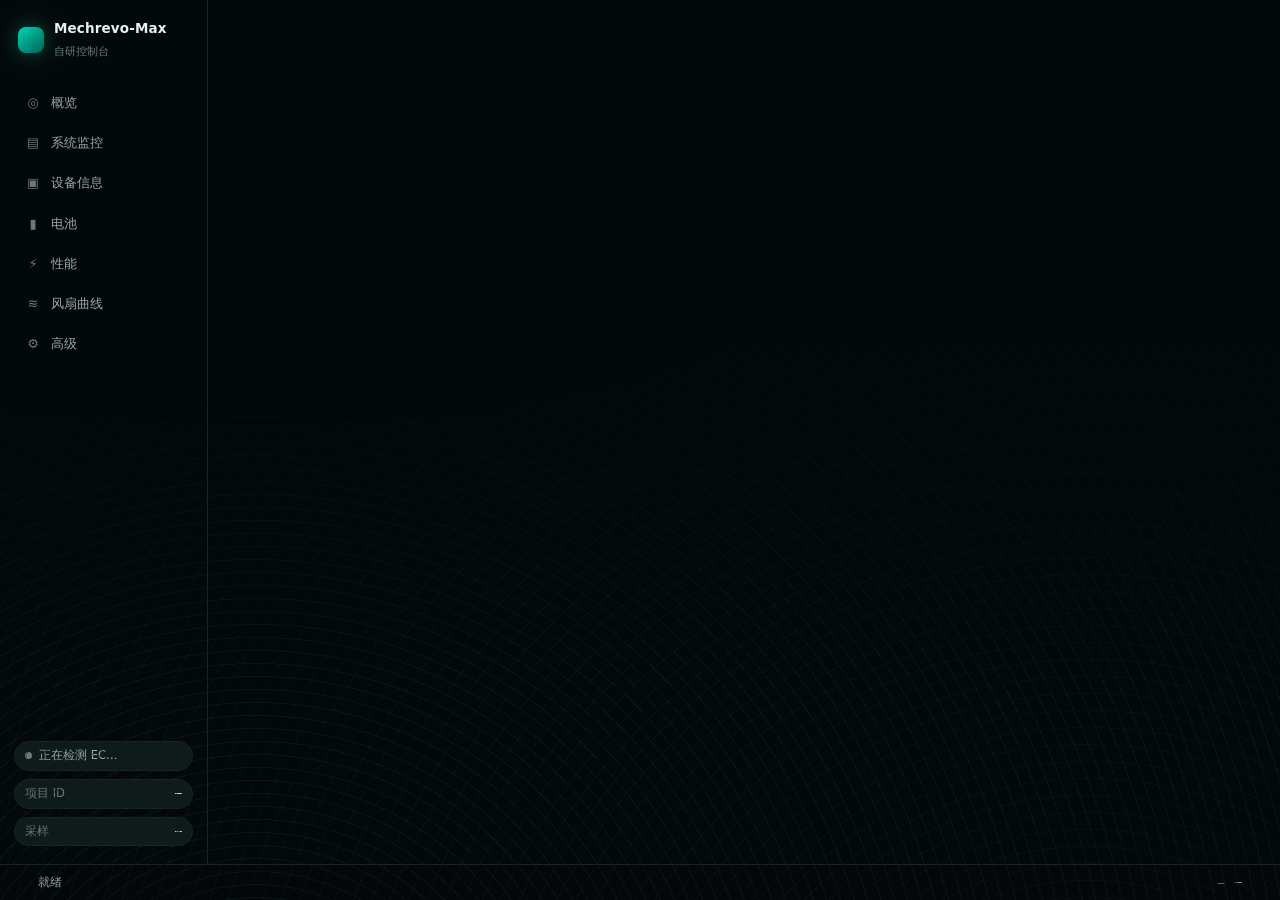
<file: app/ui/index.html>
<!DOCTYPE html>
<html lang="zh-CN">
<head>
  <meta charset="UTF-8" />
  <meta name="viewport" content="width=device-width, initial-scale=1.0" />
  <title>机械革命控制台 · Mechrevo-Max</title>
  <link rel="stylesheet" href="style.css" />
</head>
<body>
  <div class="app">
    <!-- 背景波纹 -->
    <div class="wave" aria-hidden="true"></div>

    <!-- 侧栏 -->
    <nav class="sidebar" aria-label="主导航">
      <div class="side-brand">
        <span class="side-mark" aria-hidden="true"></span>
        <div>
          <strong>Mechrevo-Max</strong>
          <em id="side-version">自研控制台</em>
        </div>
      </div>

      <ul class="nav" id="nav">
        <li><button class="nav-item" data-page="overview"><span class="nav-ico">◎</span><span class="nav-label">概览</span></button></li>
        <li><button class="nav-item" data-page="monitor"><span class="nav-ico">▤</span><span class="nav-label">系统监控</span></button></li>
        <li><button class="nav-item" data-page="device"><span class="nav-ico">▣</span><span class="nav-label">设备信息</span></button></li>
        <li><button class="nav-item" data-page="battery"><span class="nav-ico">▮</span><span class="nav-label">电池</span></button></li>
        <li><button class="nav-item" data-page="performance"><span class="nav-ico">⚡</span><span class="nav-label">性能</span></button></li>
        <li><button class="nav-item" data-page="cooling"><span class="nav-ico">≋</span><span class="nav-label">风扇曲线</span></button></li>
        <li><button class="nav-item" data-page="advanced"><span class="nav-ico">⚙</span><span class="nav-label">高级</span></button></li>
      </ul>

      <div class="side-foot">
        <div class="pill" id="ec-pill" data-state="pending">
          <span class="dot"></span><span id="ec-text">正在检测 EC…</span>
        </div>
        <div class="pill ghost">
          <span class="pill-label">项目 ID</span><span class="pill-value mono" id="project-id">—</span>
        </div>
        <div class="pill ghost" title="界面每 2 秒从硬件读一次">
          <span class="pill-label">采样</span><span class="pill-value mono" id="sample-info">—</span>
        </div>
      </div>
    </nav>

    <!-- 内容 -->
    <main class="content">
      <section class="alert" id="ec-alert" role="alert" hidden>
        <div class="alert-head" id="ec-alert-title">EC 通道不可用</div>
        <p class="alert-body" id="ec-alert-msg"></p>
        <div id="alert-driver">
          <p class="alert-hint">请以管理员身份打开 PowerShell 执行：</p>
          <pre class="alert-code">sc.exe start UWACPIDriver
pnputil.exe /scan-devices</pre>
        </div>
        <button class="btn" id="relaunch" hidden>以管理员身份重启</button>
      </section>

      <!-- 概览 -->
      <section class="page" data-page="overview">
        <h1 class="page-title">概览</h1>
        <div class="gauge-grid">
          <div class="gauge-card"><div id="g-cpu-util"></div><p class="gauge-sub" id="g-cpu-name">—</p></div>
          <div class="gauge-card"><div id="g-cpu-temp"></div></div>
          <div class="gauge-card"><div id="g-gpu-util"></div><p class="gauge-sub" id="g-gpu-name">—</p></div>
          <div class="gauge-card"><div id="g-gpu-temp"></div></div>
          <div class="gauge-card"><div id="g-gpu-power"></div></div>
          <div class="gauge-card"><div id="g-mem"></div></div>
          <div class="gauge-card"><div id="g-battery"></div></div>
          <div class="gauge-card"><div id="g-disk-temp"></div></div>
        </div>
        <div class="chip-row">
          <span class="chip" id="chip-mode">档位 —</span>
          <span class="chip" id="chip-boost">强冷 —</span>
          <span class="chip" id="chip-ac">供电 —</span>
          <span class="chip" id="chip-fan">风扇 —</span>
        </div>
      </section>

      <!-- 系统监控 -->
      <section class="page" data-page="monitor" hidden>
        <h1 class="page-title">系统监控</h1>
        <div class="panel">
          <div class="panel-head">
            <h2>实时读数</h2>
            <span class="panel-meta" id="monitor-meta">—</span>
          </div>
          <table class="sensors" id="sensor-table">
            <thead>
              <tr><th scope="col">项目</th><th scope="col">当前</th><th scope="col">最小</th><th scope="col">平均</th><th scope="col">最大</th><th scope="col">状态</th></tr>
            </thead>
            <tbody>
              <tr data-sensor="cpu_util"><th scope="row">CPU 使用率</th><td class="v" data-col="cur">—</td><td data-col="min">—</td><td data-col="avg">—</td><td data-col="max">—</td><td data-col="state">—</td></tr>
              <tr data-sensor="cpu_temp"><th scope="row">CPU 温度</th><td class="v" data-col="cur">—</td><td data-col="min">—</td><td data-col="avg">—</td><td data-col="max">—</td><td data-col="state">—</td></tr>
              <tr data-sensor="gpu_util"><th scope="row">GPU 使用率</th><td class="v" data-col="cur">—</td><td data-col="min">—</td><td data-col="avg">—</td><td data-col="max">—</td><td data-col="state">—</td></tr>
              <tr data-sensor="gpu_temp"><th scope="row">GPU 温度</th><td class="v" data-col="cur">—</td><td data-col="min">—</td><td data-col="avg">—</td><td data-col="max">—</td><td data-col="state">—</td></tr>
              <tr data-sensor="gpu_power"><th scope="row">GPU 功耗</th><td class="v" data-col="cur">—</td><td data-col="min">—</td><td data-col="avg">—</td><td data-col="max">—</td><td data-col="state">—</td></tr>
              <tr data-sensor="mem"><th scope="row">内存使用率</th><td class="v" data-col="cur">—</td><td data-col="min">—</td><td data-col="avg">—</td><td data-col="max">—</td><td data-col="state">—</td></tr>
              <tr data-sensor="cpu_fan"><th scope="row">CPU 风扇</th><td class="v" data-col="cur">—</td><td data-col="min">—</td><td data-col="avg">—</td><td data-col="max">—</td><td data-col="state">—</td></tr>
              <tr data-sensor="gpu_fan"><th scope="row">GPU 风扇</th><td class="v" data-col="cur">—</td><td data-col="min">—</td><td data-col="avg">—</td><td data-col="max">—</td><td data-col="state">—</td></tr>
              <tr data-sensor="battery"><th scope="row">电池电量</th><td class="v" data-col="cur">—</td><td data-col="min">—</td><td data-col="avg">—</td><td data-col="max">—</td><td data-col="state">—</td></tr>
              <tr data-sensor="power_src"><th scope="row">供电</th><td class="v" data-col="cur">—</td><td data-col="min">—</td><td data-col="avg">—</td><td data-col="max">—</td><td data-col="state">—</td></tr>
            </tbody>
          </table>
          <div class="panel-actions">
            <span class="mono hint" id="stats-hint">统计自本次启动以来的采样</span>
            <div class="spacer"></div>
            <button class="btn subtle" id="reset-stats">清零统计</button>
          </div>
        </div>
      </section>

      <!-- 设备信息 -->
      <section class="page" data-page="device" hidden>
        <h1 class="page-title">设备信息</h1>
        <div class="grid-2">
          <div class="panel">
            <div class="panel-head"><h2>处理器</h2></div>
            <dl class="kv">
              <div><dt>型号</dt><dd id="dev-cpu">—</dd></div>
              <div><dt>核心 / 线程</dt><dd id="dev-cpu-cores">—</dd></div>
              <div><dt>当前占用</dt><dd id="dev-cpu-util">—</dd></div>
              <div><dt>当前温度</dt><dd id="dev-cpu-temp">—</dd></div>
              <div><dt>风扇转速</dt><dd id="dev-cpu-fan">—</dd></div>
            </dl>
          </div>

          <div class="panel">
            <div class="panel-head"><h2>显卡</h2></div>
            <dl class="kv">
              <div><dt>型号</dt><dd id="dev-gpu">—</dd></div>
              <div><dt>占用 / 显存占用</dt><dd id="dev-gpu-util">—</dd></div>
              <div><dt>温度 / 功耗</dt><dd id="dev-gpu-temp">—</dd></div>
              <div><dt>核心 / 显存频率</dt><dd id="dev-gpu-clock">—</dd></div>
              <div><dt>显存已用</dt><dd id="dev-gpu-vram">—</dd></div>
            </dl>
          </div>

          <div class="panel">
            <div class="panel-head"><h2>内存</h2></div>
            <dl class="kv">
              <div><dt>总量</dt><dd id="dev-mem-total">—</dd></div>
              <div><dt>已用 / 占用率</dt><dd id="dev-mem-used">—</dd></div>
            </dl>
          </div>

          <div class="panel">
            <div class="panel-head"><h2>存储</h2></div>
            <dl class="kv">
              <div><dt>型号</dt><dd id="dev-disk">—</dd></div>
              <div><dt>容量 / 健康</dt><dd id="dev-disk-cap">—</dd></div>
              <div><dt>温度 / 上限</dt><dd id="dev-disk-temp">—</dd></div>
              <div><dt>磨损</dt><dd id="dev-disk-wear">—</dd></div>
            </dl>
          </div>

          <div class="panel">
            <div class="panel-head"><h2>系统</h2></div>
            <dl class="kv">
              <div><dt>操作系统</dt><dd id="dev-os">—</dd></div>
              <div><dt>EC 项目 ID</dt><dd id="dev-project">—</dd></div>
            </dl>
          </div>

          <div class="panel">
            <div class="panel-head"><h2>本程序</h2></div>
            <dl class="kv">
              <div><dt>版本</dt><dd id="dev-version">—</dd></div>
              <div><dt>日志目录</dt><dd class="mono small" id="dev-log">—</dd></div>
              <div><dt>采样间隔</dt><dd id="dev-poll">2.0 秒</dd></div>
            </dl>
          </div>
        </div>
      </section>

      <!-- 电池 -->
      <section class="page" data-page="battery" hidden>
        <h1 class="page-title">电池</h1>
        <div class="grid-2">
          <div class="panel">
            <div class="panel-head"><h2>状态</h2><span class="panel-meta" id="batt-state">—</span></div>
            <div class="battery-visual">
              <div class="batt-shell"><div class="batt-fill" id="batt-fill"></div></div>
              <strong class="batt-pct" id="batt-pct">—</strong>
            </div>
            <dl class="kv">
              <div><dt>剩余容量</dt><dd id="batt-remain">—</dd></div>
              <div><dt>满充容量</dt><dd id="batt-full">—</dd></div>
              <div><dt>电压</dt><dd id="batt-volt">—</dd></div>
              <div><dt>EC 充电上限</dt><dd id="batt-limit">—</dd></div>
            </dl>
          </div>

          <div class="panel">
            <div class="panel-head"><h2>健康</h2><span class="panel-meta">官方没给的部分</span></div>
            <dl class="kv">
              <div><dt>设计容量</dt><dd id="batt-design">—</dd></div>
              <div><dt>损耗</dt><dd id="batt-wear">—</dd></div>
              <div><dt>循环次数</dt><dd id="batt-cycles">—</dd></div>
              <div><dt>电池温度</dt><dd id="batt-temp">—</dd></div>
            </dl>
            <p class="hint">本机 WMI 未暴露设计容量/循环次数/电池温度 —— 这些格子会显示「本机不提供」，
              而不是编一个数字。换机型时若驱动暴露，这些会自动有值。</p>
          </div>
        </div>
      </section>

      <!-- 性能 -->
      <section class="page" data-page="performance" hidden>
        <h1 class="page-title">性能</h1>
        <div class="grid-2">
          <div class="panel">
            <div class="panel-head"><h2>运行档位</h2><span class="panel-meta" id="mode-source">由机器固件/EC 决定，本程序仅读取</span></div>
            <div class="mode-list" id="mode-list">
              <button class="mode-btn" data-mode="office"><span class="mode-name">办公</span><span class="mode-desc">安静 · 功耗保守</span></button>
              <button class="mode-btn" data-mode="balance"><span class="mode-name">均衡</span><span class="mode-desc">日常 · 游戏默认曲线</span></button>
              <button class="mode-btn" data-mode="turbo"><span class="mode-name">狂暴</span><span class="mode-desc">最高性能 · 风扇激进</span></button>
            </div>
            <div class="bitfield">
              <div class="bitfield-head"><span class="mono" id="mode-raw">751=— · 7AB=—</span><span class="bitfield-note">原始值</span></div>
              <dl class="bitfield-rows">
                <div><dt>档位编码</dt><dd id="bf-mode">—</dd></div>
                <div><dt>强冷位</dt><dd id="bf-fanboost">—</dd></div>
              </dl>
            </div>
            <label class="switch" for="fan-boost">
              <input type="checkbox" id="fan-boost" />
              <span class="switch-track" aria-hidden="true"><span class="switch-thumb"></span></span>
              <span class="switch-label">强冷模式</span>
            </label>
            <div class="row-actions">
              <button class="btn subtle" id="undo-mode" disabled>撤销档位</button>
              <button class="btn subtle" id="undo-fan" disabled>撤销强冷</button>
            </div>
          </div>

          <div class="panel">
            <div class="panel-head">
              <h2>功耗墙</h2>
              <div class="tabs" id="power-tabs" role="tablist">
                <button class="tab" role="tab" data-power-mode="gaming" aria-controls="sliders" aria-selected="true">游戏</button>
                <button class="tab" role="tab" data-power-mode="office" aria-controls="sliders" aria-selected="false">办公</button>
              </div>
            </div>
            <div class="sliders" id="sliders" role="tabpanel">
              <div class="slider-row">
                <label class="slider-label" for="pl1">PL1<em>长时</em></label>
                <input type="range" id="pl1" min="5" max="200" step="1" aria-describedby="pl1-out" />
                <output class="mono" id="pl1-out">—</output>
              </div>
              <div class="slider-row">
                <label class="slider-label" for="pl2">PL2<em>短时</em></label>
                <input type="range" id="pl2" min="5" max="200" step="1" aria-describedby="pl2-out" />
                <output class="mono" id="pl2-out">—</output>
              </div>
              <div class="slider-row">
                <label class="slider-label" for="pl4">PL4<em>峰值</em></label>
                <input type="range" id="pl4" min="0" max="255" step="1" aria-describedby="pl4-out" />
                <output class="mono" id="pl4-out">—</output>
              </div>
            </div>
            <div class="fw-row">
              <span class="fw-label">固件基线<em>只读</em></span>
              <span class="fw-values mono" id="fw-pl">—</span>
            </div>
            <p class="hint" id="power-source">
              上面是可写的<strong>默认功耗寄存器</strong>，下面两排是固件基线。实测：改默认值、切档位都不会改变固件基线；
              若要确认"功耗真的被限制住了"，需要读 MSR（用户态无权限）。
            </p>
            <div class="panel-actions">
              <span class="pending mono" id="pending">未修改</span>
              <div class="spacer"></div>
              <button class="btn subtle" id="reset-power">重置</button>
              <button class="btn" id="apply-power">应用</button>
              <button class="btn subtle" id="undo-power" disabled>撤销上次</button>
            </div>
          </div>

          <div class="panel span-2">
            <div class="panel-head"><h2>自定义配置</h2><span class="panel-meta">功耗墙 + 强冷 存成一组，一键套用</span></div>
            <div class="profile-form">
              <label class="field"><span>配置名</span><input type="text" id="profile-name" maxlength="32" placeholder="例如：安静办公 / 游戏全开" /></label>
              <button class="btn" id="save-profile">用当前滑块值保存</button>
            </div>
            <ul class="profile-list" id="profile-list"><li class="empty">还没有自定义配置</li></ul>
            <p class="hint">保存位置：<code id="profile-path">%LOCALAPPDATA%\Mechrevo-Max\profiles.json</code></p>
          </div>
        </div>
      </section>

      <!-- 风扇曲线 -->
      <section class="page" data-page="cooling" hidden>
        <h1 class="page-title">风扇曲线</h1>
        <div class="panel">
          <div class="panel-head">
            <h2>温度与转速的关系</h2>
            <span class="panel-meta" id="curve-meta">自动读取中…</span>
          </div>
          <div class="curve-body" id="curve-body">
            <p class="hint">正在从 EC 读取曲线表…</p>
          </div>
          <div class="panel-actions">
            <span class="hint" id="curve-note">曲线已验证为本机生效表（2026-10-25 行为级验证：占空比 -7% → RPM -7.1%，回滚完整）。写入前请务必确认数值，写入失败会自动回滚。</span>
            <div class="spacer"></div>
            <button class="btn subtle" id="reload-curves">重新读取</button>
          </div>
        </div>
        <div class="panel">
          <div class="panel-head"><h2>自定义 CPU 曲线</h2><span class="panel-meta">写入 EC 0x0F00/0x0F20 · 高风险，失败自动回滚</span></div>
          <div class="curve-form" id="curve-form">
            <label>温度点（°C，逗号分隔，单调不减）
              <input type="text" id="curve-temps" placeholder="54, 59, 63, 66, 69, 72, 75, 78, 81" />
            </label>
            <label>占空比（EC 值 64-255，逗号分隔，与温度点等长）
              <input type="text" id="curve-duties" placeholder="192, 192, 196, 196, 196, 196, 196, 196, 200" />
            </label>
            <div class="panel-actions">
              <span class="hint" id="curve-write-status"></span>
              <div class="spacer"></div>
              <button class="btn" id="apply-curve">写入 CPU 曲线</button>
            </div>
          </div>
        </div>
      </section>

      <!-- 高级 -->
      <section class="page" data-page="advanced" hidden>
        <h1 class="page-title">高级</h1>
        <div class="panel">
          <div class="panel-head"><h2>寄存器浏览器</h2><span class="panel-meta">只读 · 一次最多 64 个地址</span></div>
          <div class="reg-form">
            <input type="text" id="reg-addrs" placeholder="0x751 0x730-0x732 0x43E"
                   aria-label="要读取的地址，空格分隔，支持区间" />
            <button class="btn" id="read-regs">读取</button>
            <button class="btn subtle" id="export-regs" disabled>导出 CSV</button>
          </div>
          <div class="reg-out mono" id="reg-out" aria-live="polite">—</div>
        </div>
        <div class="panel">
          <div class="panel-head"><h2>说明与边界</h2></div>
          <ul class="notes">
            <li>所有 EC 访问只读/写入都经进程级闸门（间隔 ≥20 ms 且不重叠），默认 50 次/秒。</li>
            <li>电池的设计容量、循环次数、温度：本机 WMI 不暴露，界面显示「本机不提供」。</li>
            <li>CPU/GPU 使用率、内存、GPU 功耗、SSD 温度与磨损：全部免驱读取，不经过 EC。</li>
            <li>风扇曲线写入未实现（写错风扇可能不转 → 过热），只读展示用于核对。</li>
            <li>本程序不联网、不上报任何数据。</li>
          </ul>
        </div>
      </section>
    </main>

    <footer class="statusbar">
      <span id="status-msg" role="status" aria-live="polite">就绪</span>
      <span id="persist-error" class="persist-error" role="status" aria-live="polite" hidden></span>
      <div class="spacer"></div>
      <span class="mono hint" id="log-path">—</span>
      <span class="mono" id="clock">—</span>
    </footer>
    <div id="alert-live" class="sr-only" role="alert" aria-live="assertive"></div>
  </div>

  <script src="app.js"></script>
</body>
</html>
</file>
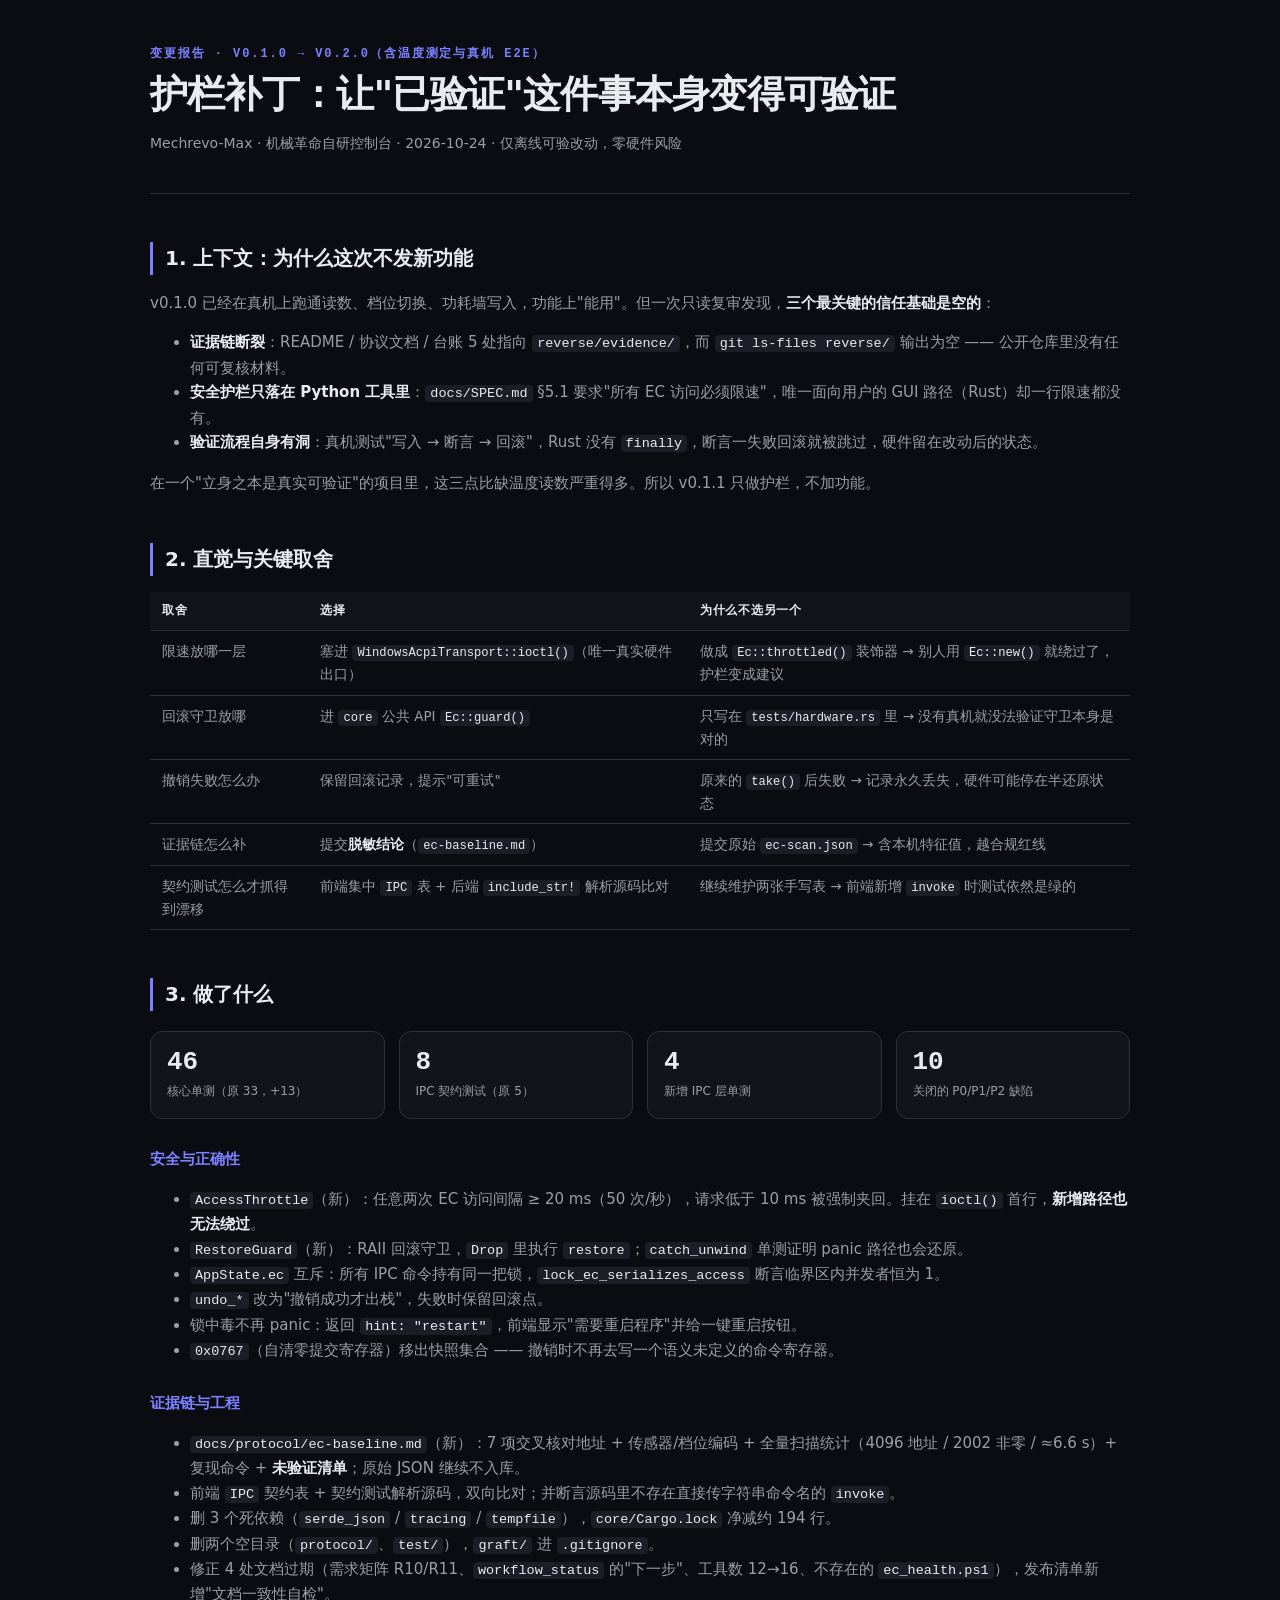
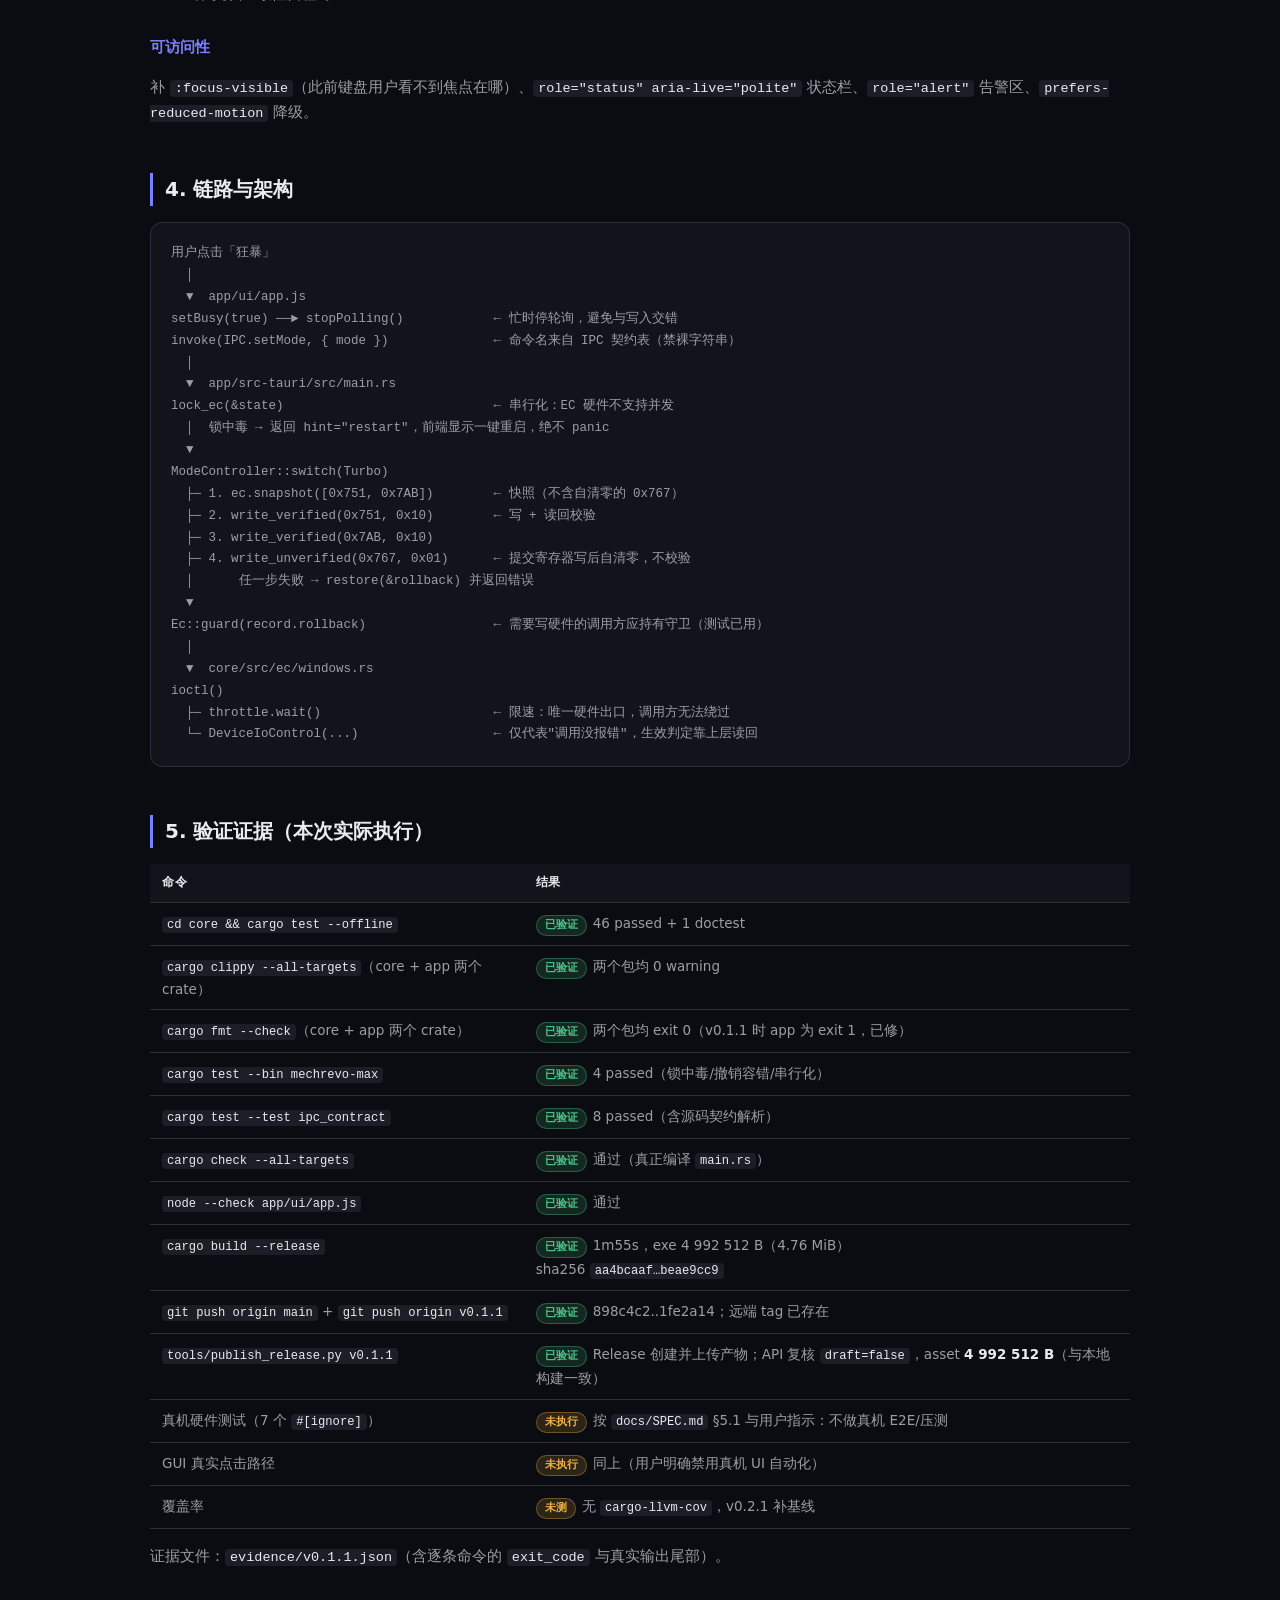
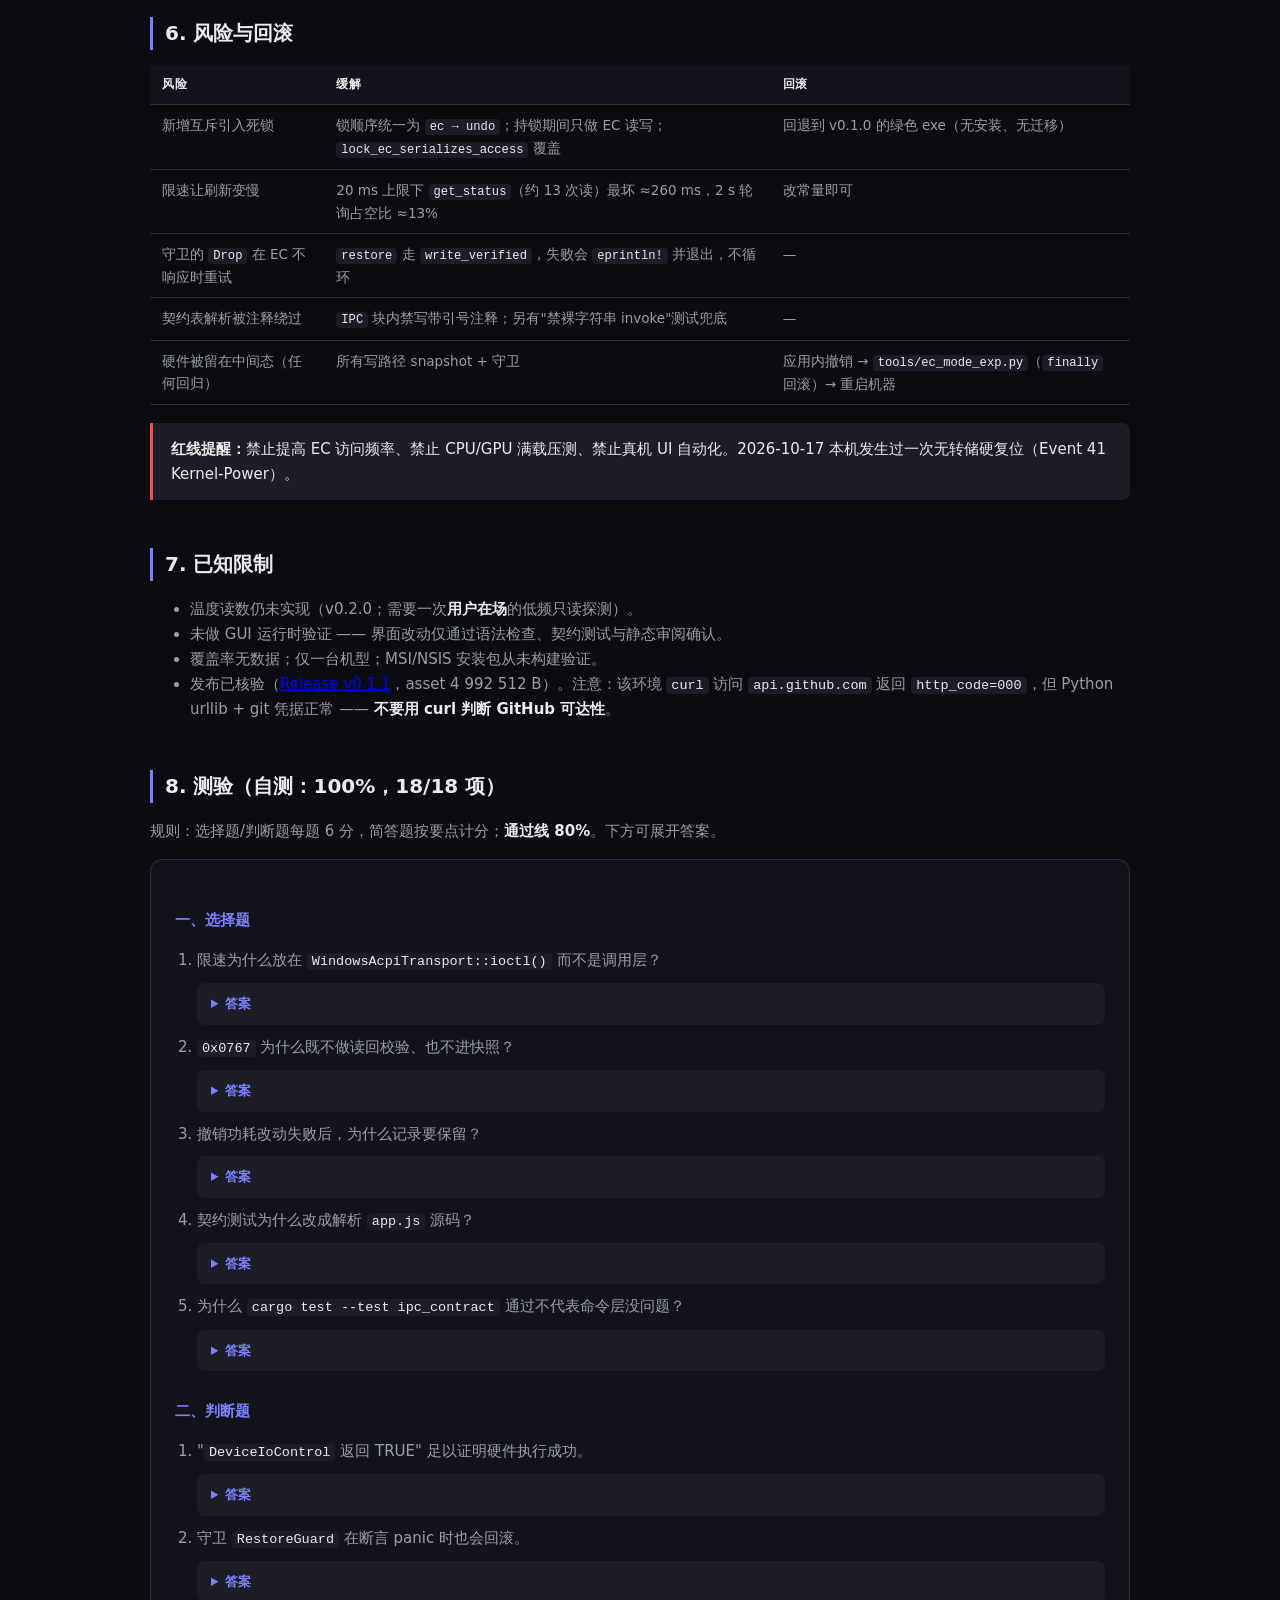
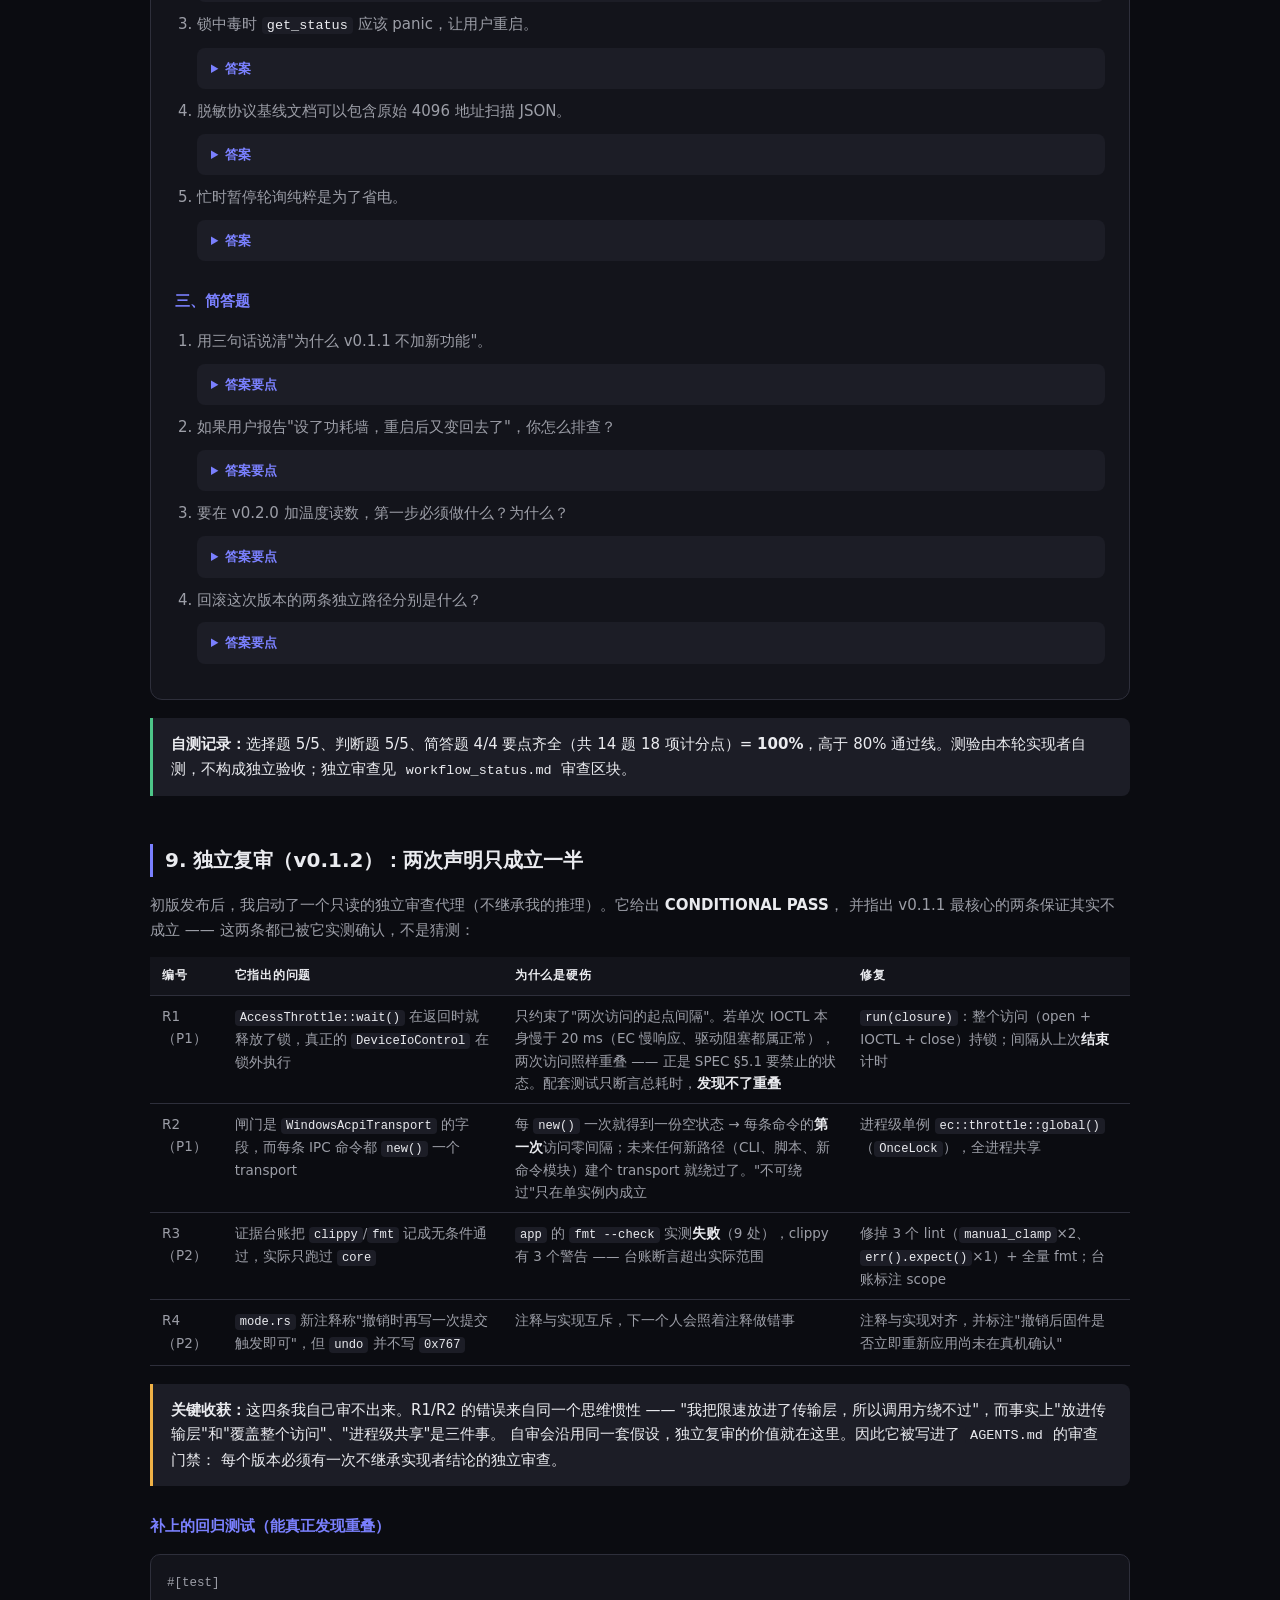
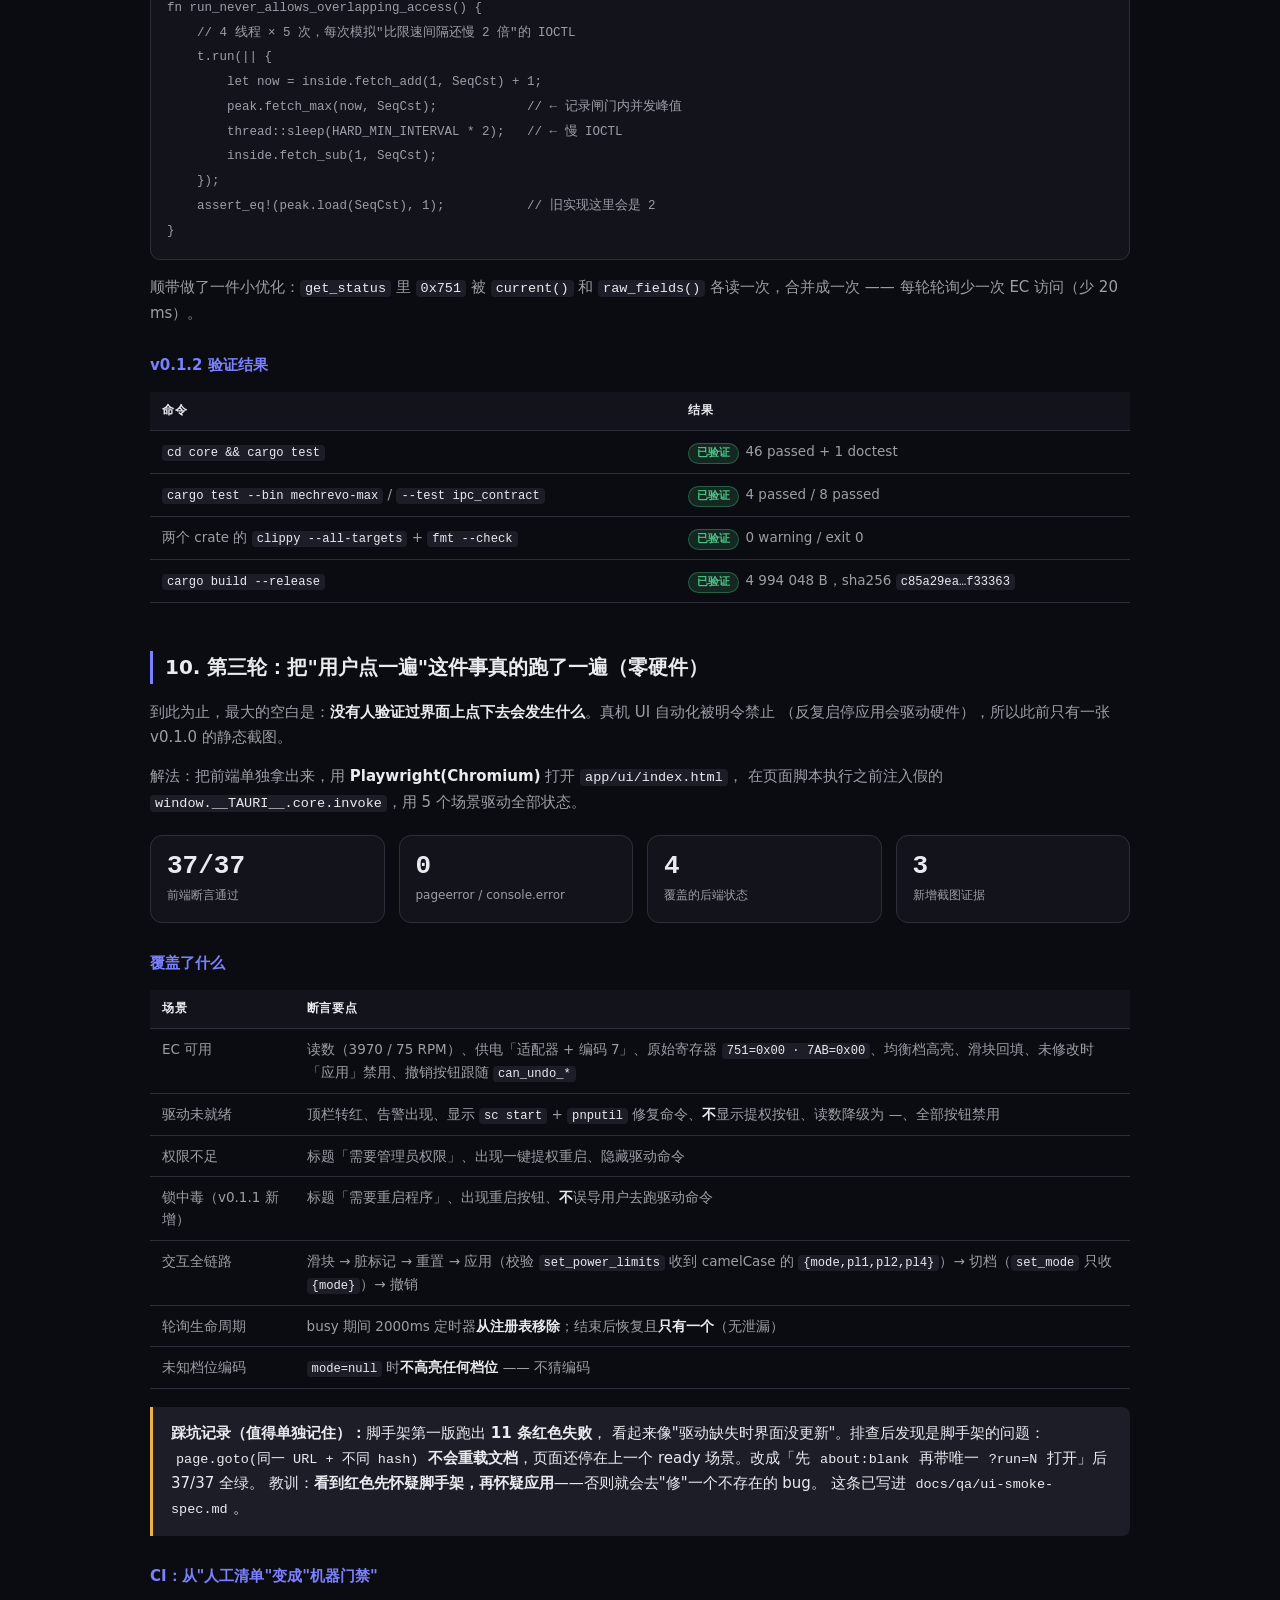
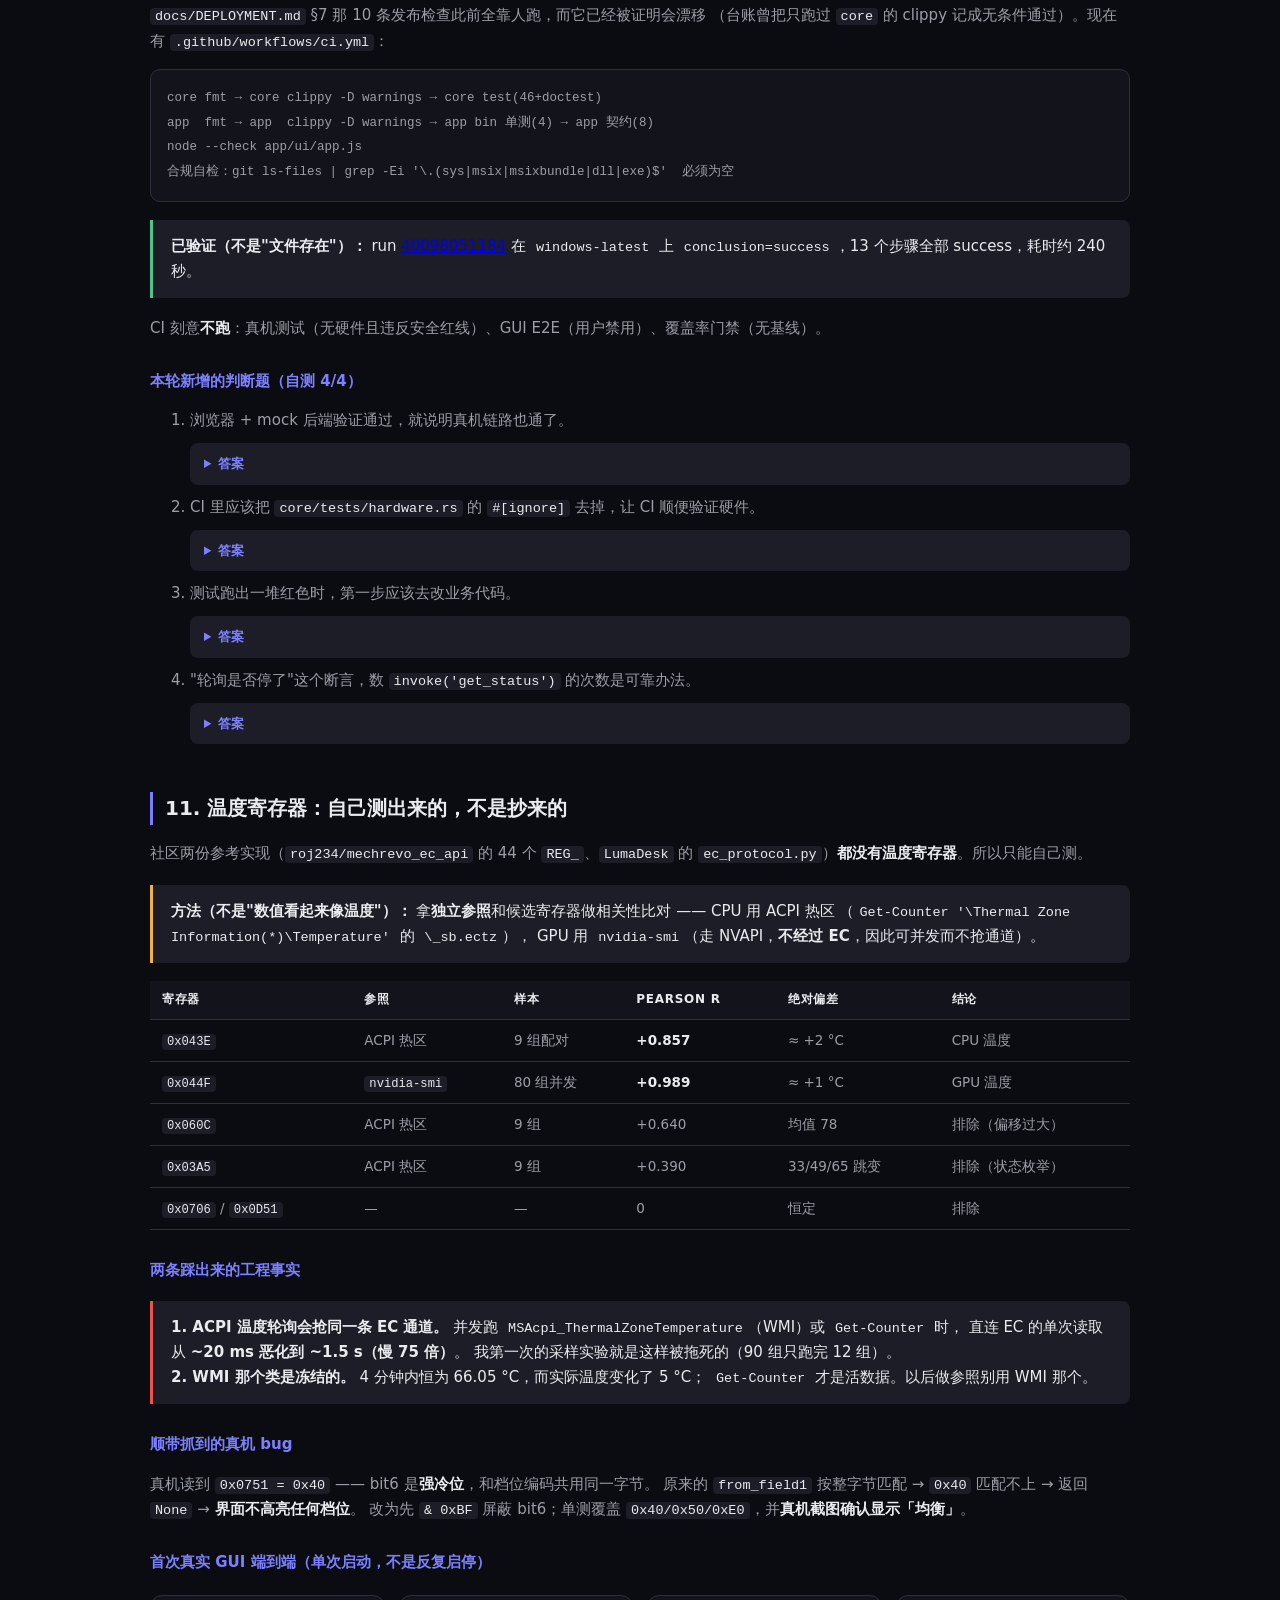
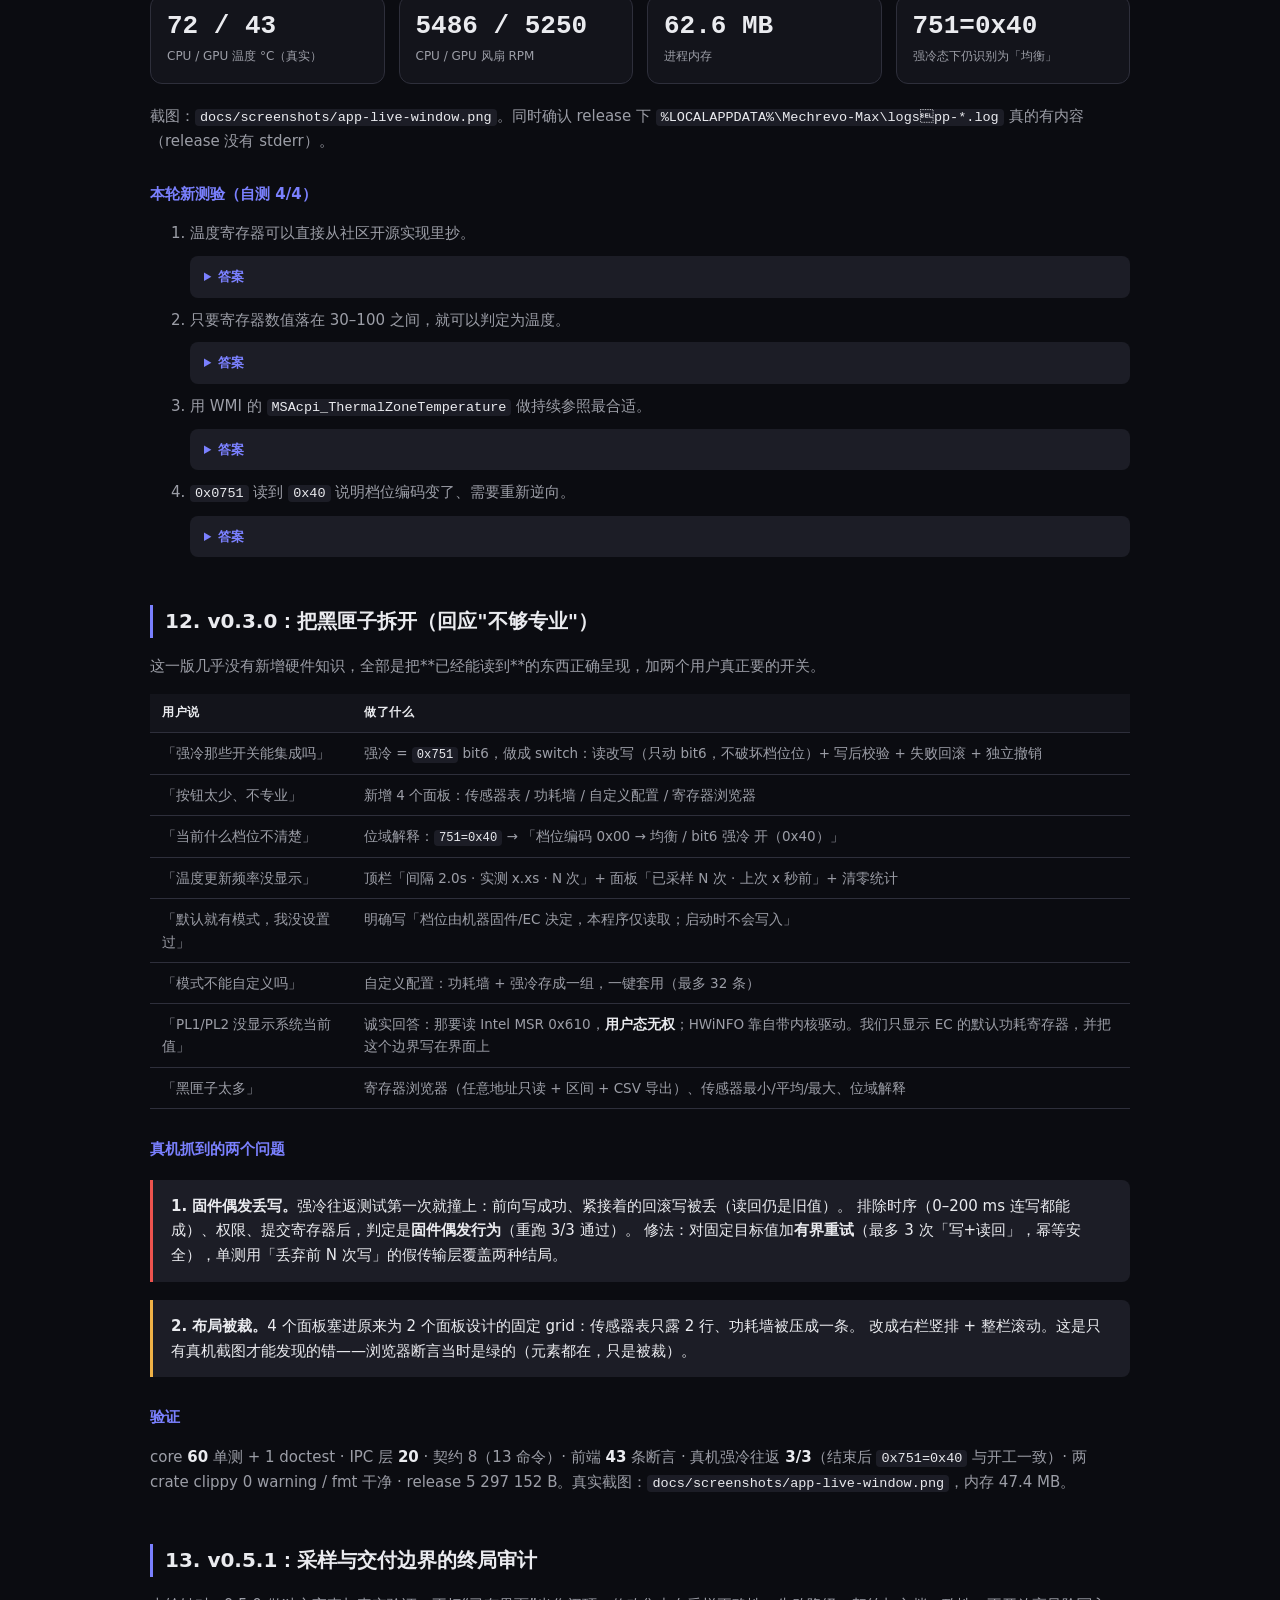
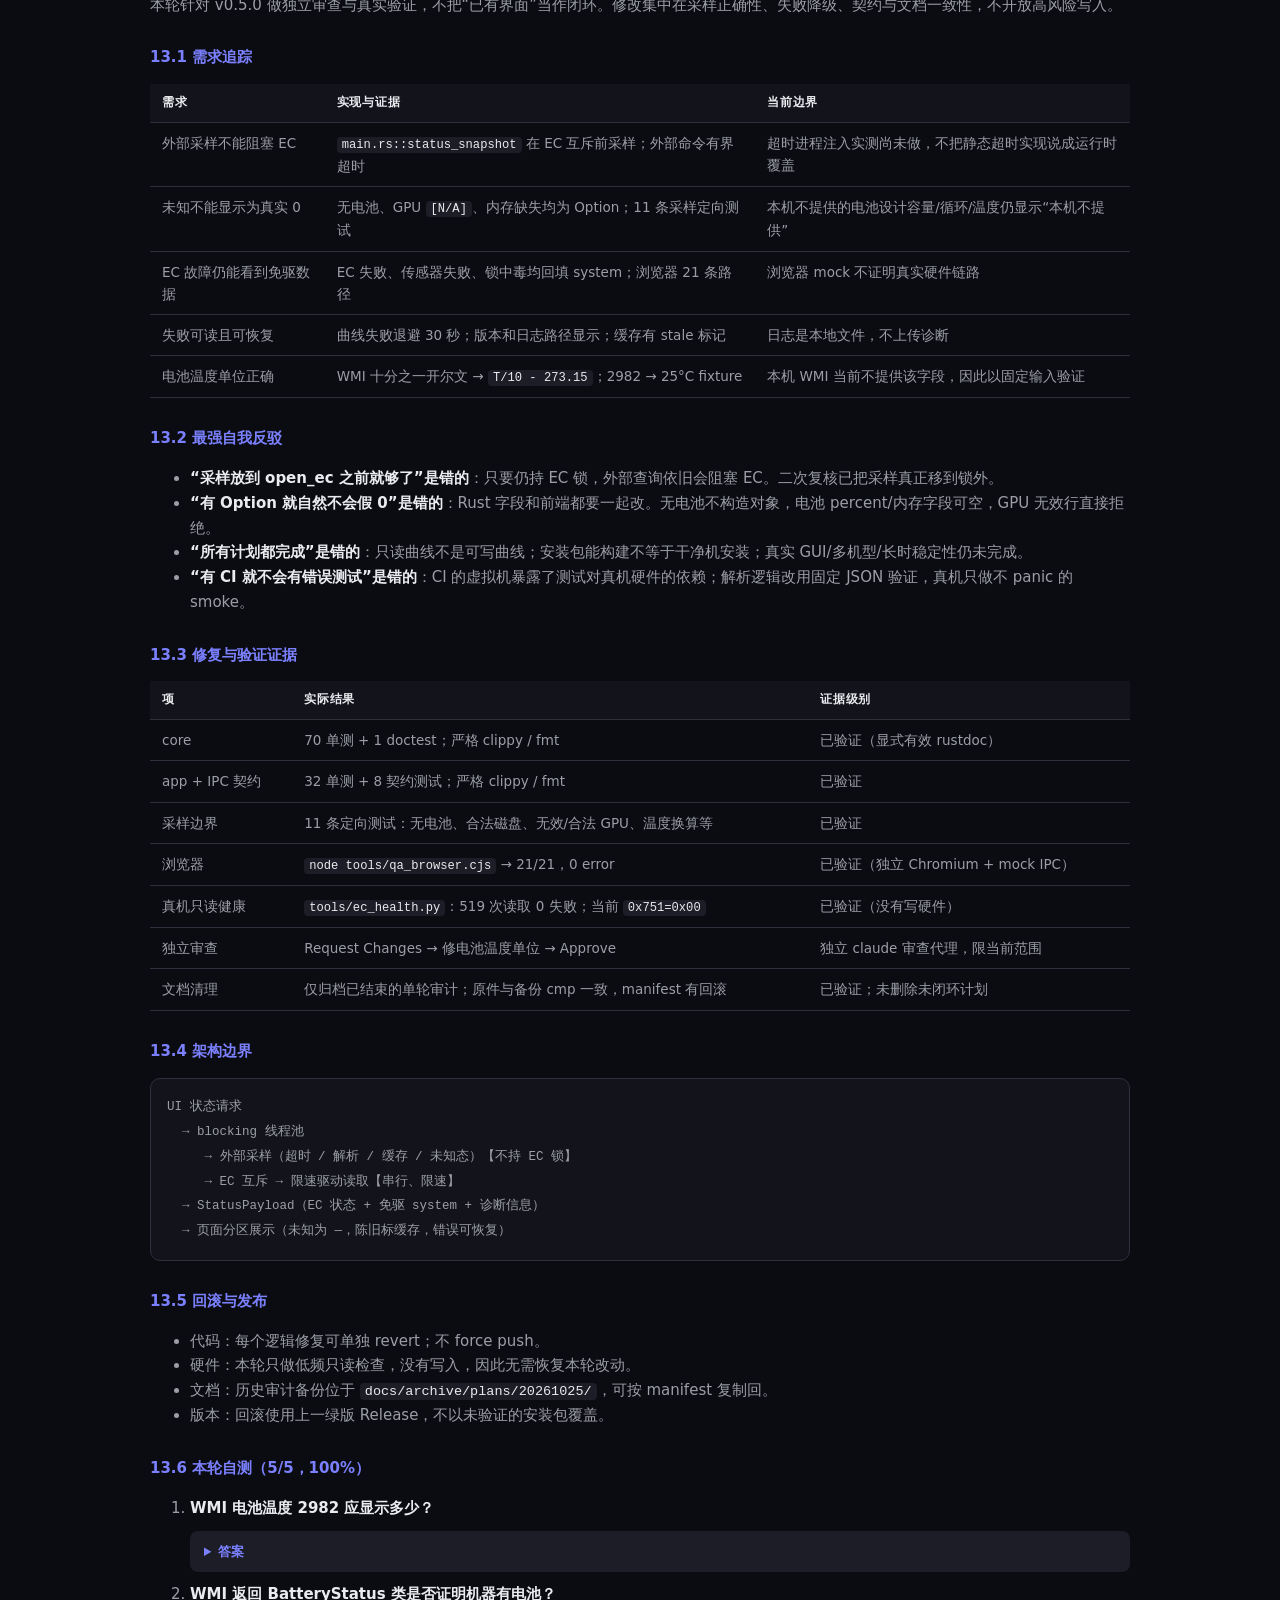
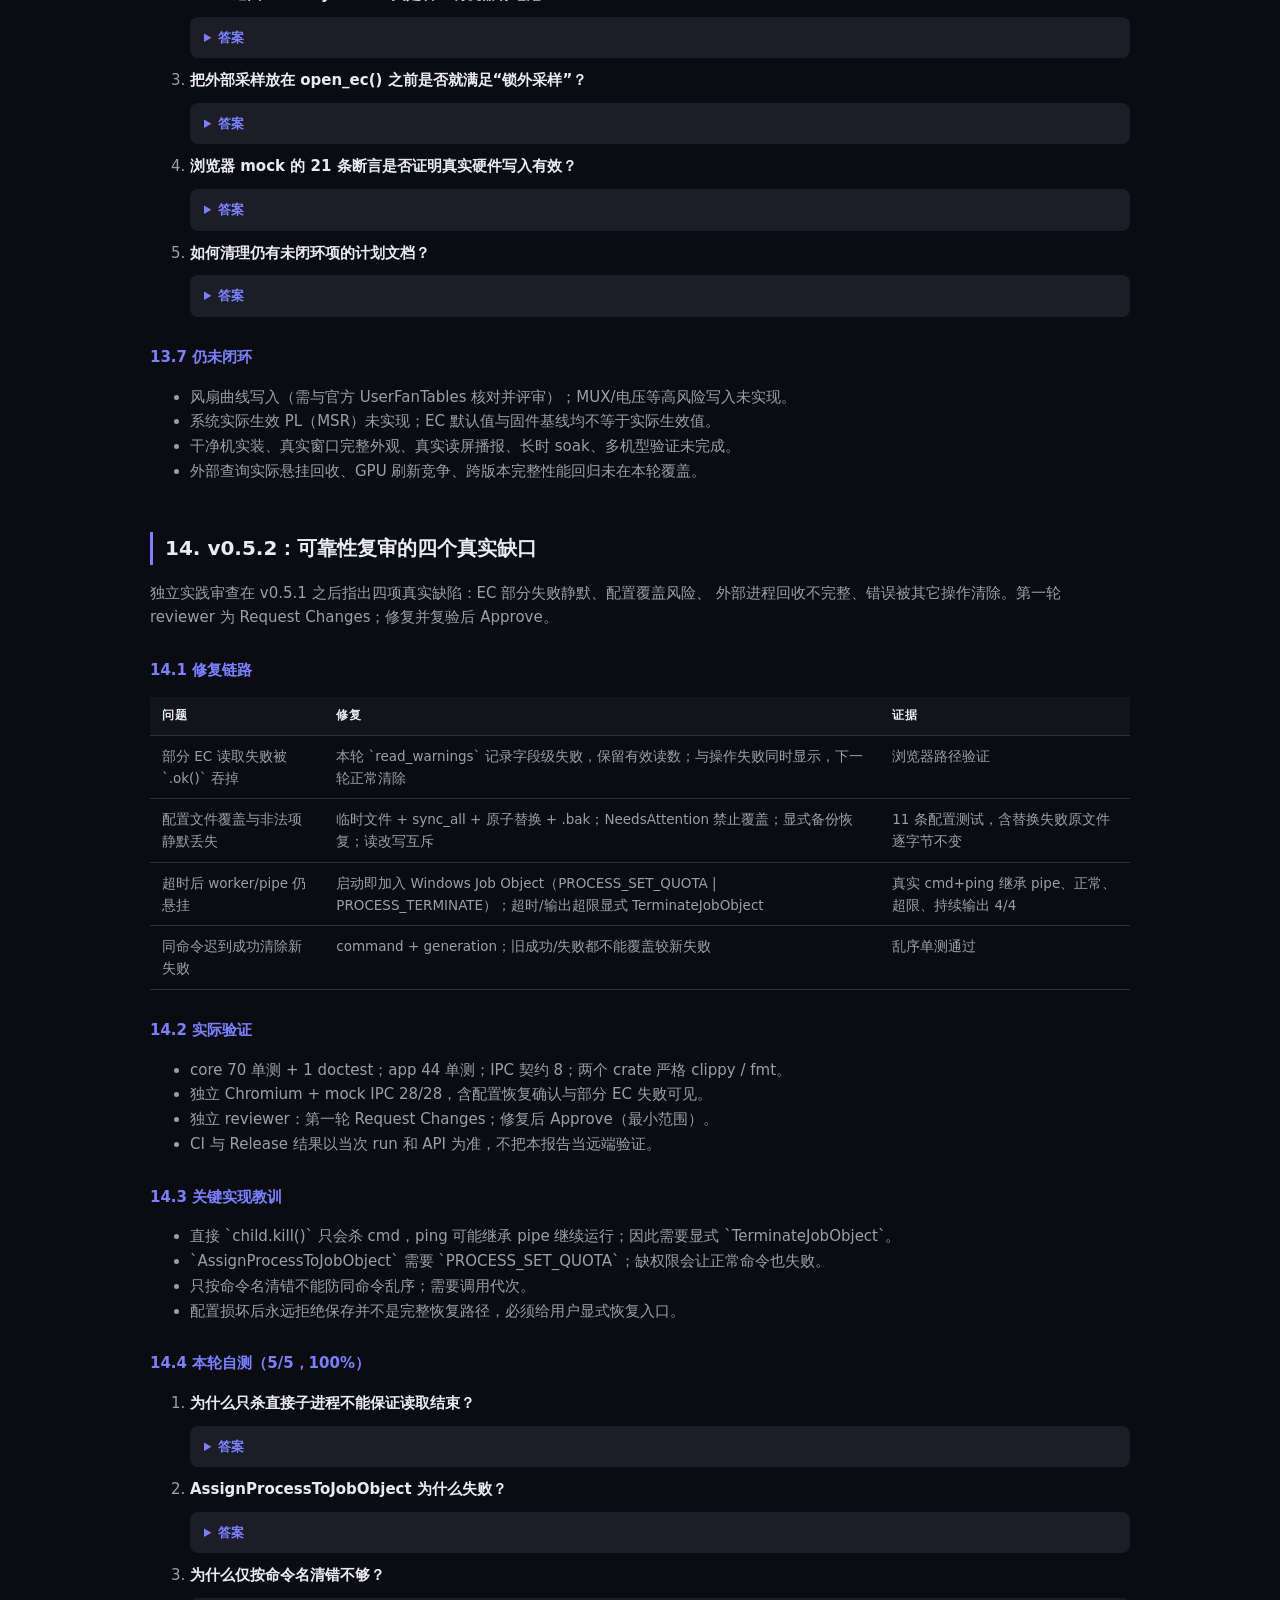
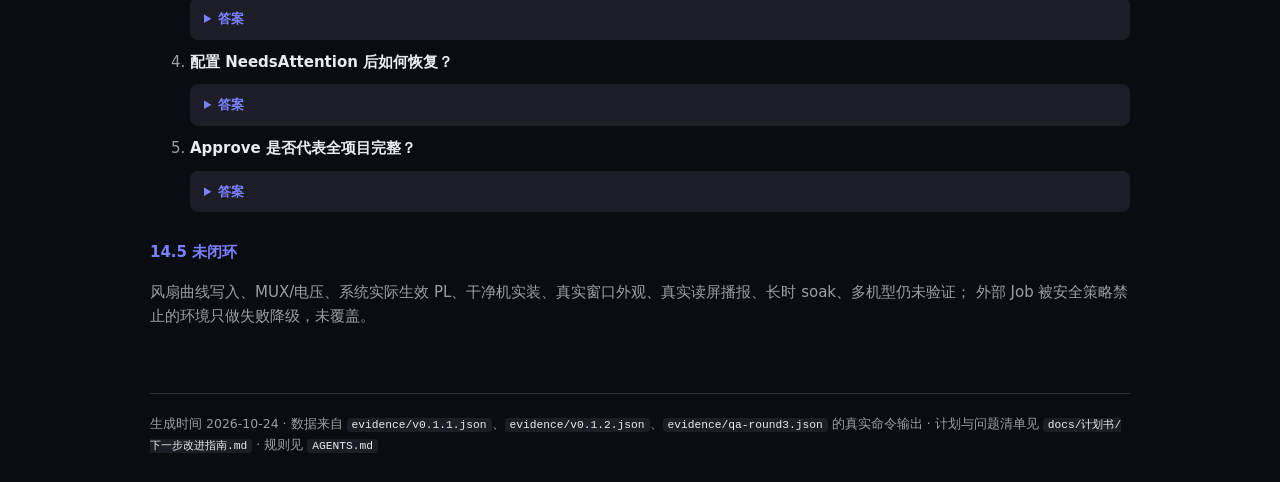
<file: reports/change-report-2026-10-24.html>
<!DOCTYPE html>
<html lang="zh-CN">
<head>
<meta charset="UTF-8">
<meta name="viewport" content="width=device-width, initial-scale=1">
<title>Mechrevo-Max v0.1.1 变更报告 · 2026-10-24</title>
<style>
  :root{
    --bg: oklch(15.5% 0.012 278);
    --surface-1: oklch(19.5% 0.014 278);
    --surface-2: oklch(23.5% 0.016 278);
    --line: oklch(31% 0.02 278);
    --text: oklch(94% 0.006 278);
    --text-dim: oklch(70% 0.014 278);
    --accent: oklch(66% 0.19 278);
    --ok: oklch(74% 0.14 158);
    --warn: oklch(80% 0.14 78);
    --danger: oklch(65% 0.19 26);
    --mono: ui-monospace, "Cascadia Mono", Consolas, monospace;
  }
  *{box-sizing:border-box}
  body{
    margin:0; background:var(--bg); color:var(--text);
    font:15px/1.65 system-ui,"Segoe UI","Microsoft YaHei UI",sans-serif;
    padding:48px 20px 96px;
  }
  .wrap{max-width:980px;margin:0 auto}
  header{border-bottom:1px solid var(--line);padding-bottom:24px;margin-bottom:40px}
  .kicker{font:600 12px/1 var(--mono);letter-spacing:.16em;text-transform:uppercase;color:var(--accent)}
  h1{font-size:clamp(26px,4vw,38px);line-height:1.2;margin:12px 0 10px;letter-spacing:-.02em}
  .sub{color:var(--text-dim);font-size:14px}
  h2{font-size:20px;margin:48px 0 16px;padding-left:12px;border-left:3px solid var(--accent)}
  h3{font-size:15px;margin:28px 0 10px;color:var(--accent)}
  p,li{color:var(--text-dim)}
  strong{color:var(--text)}
  code{font-family:var(--mono);font-size:.9em;background:var(--surface-2);padding:1px 5px;border-radius:4px;color:var(--text)}
  pre{background:var(--surface-1);border:1px solid var(--line);border-radius:10px;padding:16px;overflow-x:auto}
  pre code{background:none;padding:0;font-size:12.5px;line-height:1.6;color:var(--text-dim)}
  table{width:100%;border-collapse:collapse;margin:14px 0;font-size:13.5px}
  th,td{text-align:left;padding:9px 12px;border-bottom:1px solid var(--line);vertical-align:top}
  th{color:var(--text);font-weight:600;font-size:12px;letter-spacing:.06em;text-transform:uppercase;background:var(--surface-1)}
  td{color:var(--text-dim)}
  .cards{display:grid;grid-template-columns:repeat(auto-fit,minmax(190px,1fr));gap:14px;margin:20px 0}
  .card{background:var(--surface-1);border:1px solid var(--line);border-radius:12px;padding:16px}
  .card .num{font:700 26px/1.1 var(--mono);color:var(--text)}
  .card .lbl{font-size:12px;color:var(--text-dim);margin-top:6px}
  .tag{display:inline-block;font:600 11px/1 var(--mono);padding:4px 8px;border-radius:999px;margin-right:6px}
  .t-ok{background:oklch(74% 0.14 158 / .15);color:var(--ok);border:1px solid oklch(74% 0.14 158 / .35)}
  .t-warn{background:oklch(80% 0.14 78 / .15);color:var(--warn);border:1px solid oklch(80% 0.14 78 / .35)}
  .t-danger{background:oklch(65% 0.19 26 / .15);color:var(--danger);border:1px solid oklch(65% 0.19 26 / .35)}
  .note{background:var(--surface-2);border-left:3px solid var(--warn);border-radius:0 8px 8px 0;padding:14px 18px;margin:18px 0}
  .note.ok{border-left-color:var(--ok)}
  .note.danger{border-left-color:var(--danger)}
  .flow{background:var(--surface-1);border:1px solid var(--line);border-radius:12px;padding:20px;font-family:var(--mono);font-size:12.5px;line-height:1.75;color:var(--text-dim);overflow-x:auto;white-space:pre}
  .quiz{background:var(--surface-1);border:1px solid var(--line);border-radius:12px;padding:20px 24px;margin:16px 0}
  .quiz ol{padding-left:22px}
  .quiz li{margin:10px 0}
  details{margin:10px 0;background:var(--surface-2);border-radius:8px;padding:10px 14px}
  summary{cursor:pointer;color:var(--accent);font-weight:600;font-size:13px}
  details p{margin:10px 0 0;font-size:13.5px}
  footer{margin-top:64px;padding-top:20px;border-top:1px solid var(--line);font-size:12.5px;color:var(--text-dim)}
</style>
</head>
<body>
<div class="wrap">

<header>
  <div class="kicker">变更报告 · v0.1.0 → v0.2.0（含温度测定与真机 E2E）</div>
  <h1>护栏补丁：让"已验证"这件事本身变得可验证</h1>
  <p class="sub">Mechrevo-Max · 机械革命自研控制台 · 2026-10-24 · 仅离线可验改动，零硬件风险</p>
</header>

<h2>1. 上下文：为什么这次不发新功能</h2>
<p>v0.1.0 已经在真机上跑通读数、档位切换、功耗墙写入，功能上"能用"。但一次只读复审发现，<strong>三个最关键的信任基础是空的</strong>：</p>
<ul>
  <li><strong>证据链断裂</strong>：README / 协议文档 / 台账 5 处指向 <code>reverse/evidence/</code>，而 <code>git ls-files reverse/</code> 输出为空 —— 公开仓库里没有任何可复核材料。</li>
  <li><strong>安全护栏只落在 Python 工具里</strong>：<code>docs/SPEC.md</code> §5.1 要求"所有 EC 访问必须限速"，唯一面向用户的 GUI 路径（Rust）却一行限速都没有。</li>
  <li><strong>验证流程自身有洞</strong>：真机测试"写入 → 断言 → 回滚"，Rust 没有 <code>finally</code>，断言一失败回滚就被跳过，硬件留在改动后的状态。</li>
</ul>
<p>在一个"立身之本是真实可验证"的项目里，这三点比缺温度读数严重得多。所以 v0.1.1 只做护栏，不加功能。</p>

<h2>2. 直觉与关键取舍</h2>
<table>
  <thead><tr><th>取舍</th><th>选择</th><th>为什么不选另一个</th></tr></thead>
  <tbody>
    <tr><td>限速放哪一层</td><td>塞进 <code>WindowsAcpiTransport::ioctl()</code>（唯一真实硬件出口）</td><td>做成 <code>Ec::throttled()</code> 装饰器 → 别人用 <code>Ec::new()</code> 就绕过了，护栏变成建议</td></tr>
    <tr><td>回滚守卫放哪</td><td>进 <code>core</code> 公共 API <code>Ec::guard()</code></td><td>只写在 <code>tests/hardware.rs</code> 里 → 没有真机就没法验证守卫本身是对的</td></tr>
    <tr><td>撤销失败怎么办</td><td>保留回滚记录，提示"可重试"</td><td>原来的 <code>take()</code> 后失败 → 记录永久丢失，硬件可能停在半还原状态</td></tr>
    <tr><td>证据链怎么补</td><td>提交<strong>脱敏结论</strong>（<code>ec-baseline.md</code>）</td><td>提交原始 <code>ec-scan.json</code> → 含本机特征值，越合规红线</td></tr>
    <tr><td>契约测试怎么才抓得到漂移</td><td>前端集中 <code>IPC</code> 表 + 后端 <code>include_str!</code> 解析源码比对</td><td>继续维护两张手写表 → 前端新增 <code>invoke</code> 时测试依然是绿的</td></tr>
  </tbody>
</table>

<h2>3. 做了什么</h2>
<div class="cards">
  <div class="card"><div class="num">46</div><div class="lbl">核心单测（原 33，+13）</div></div>
  <div class="card"><div class="num">8</div><div class="lbl">IPC 契约测试（原 5）</div></div>
  <div class="card"><div class="num">4</div><div class="lbl">新增 IPC 层单测</div></div>
  <div class="card"><div class="num">10</div><div class="lbl">关闭的 P0/P1/P2 缺陷</div></div>
</div>

<h3>安全与正确性</h3>
<ul>
  <li><code>AccessThrottle</code>（新）：任意两次 EC 访问间隔 ≥ 20 ms（50 次/秒），请求低于 10 ms 被强制夹回。挂在 <code>ioctl()</code> 首行，<strong>新增路径也无法绕过</strong>。</li>
  <li><code>RestoreGuard</code>（新）：RAII 回滚守卫，<code>Drop</code> 里执行 <code>restore</code>；<code>catch_unwind</code> 单测证明 panic 路径也会还原。</li>
  <li><code>AppState.ec</code> 互斥：所有 IPC 命令持有同一把锁，<code>lock_ec_serializes_access</code> 断言临界区内并发者恒为 1。</li>
  <li><code>undo_*</code> 改为"撤销成功才出栈"，失败时保留回滚点。</li>
  <li>锁中毒不再 panic：返回 <code>hint: "restart"</code>，前端显示"需要重启程序"并给一键重启按钮。</li>
  <li><code>0x0767</code>（自清零提交寄存器）移出快照集合 —— 撤销时不再去写一个语义未定义的命令寄存器。</li>
</ul>

<h3>证据链与工程</h3>
<ul>
  <li><code>docs/protocol/ec-baseline.md</code>（新）：7 项交叉核对地址 + 传感器/档位编码 + 全量扫描统计（4096 地址 / 2002 非零 / ≈6.6 s）+ 复现命令 + <strong>未验证清单</strong>；原始 JSON 继续不入库。</li>
  <li>前端 <code>IPC</code> 契约表 + 契约测试解析源码，双向比对；并断言源码里不存在直接传字符串命令名的 <code>invoke</code>。</li>
  <li>删 3 个死依赖（<code>serde_json</code> / <code>tracing</code> / <code>tempfile</code>），<code>core/Cargo.lock</code> 净减约 194 行。</li>
  <li>删两个空目录（<code>protocol/</code>、<code>test/</code>），<code>graft/</code> 进 <code>.gitignore</code>。</li>
  <li>修正 4 处文档过期（需求矩阵 R10/R11、<code>workflow_status</code> 的"下一步"、工具数 12→16、不存在的 <code>ec_health.ps1</code>），发布清单新增"文档一致性自检"。</li>
</ul>

<h3>可访问性</h3>
<p>补 <code>:focus-visible</code>（此前键盘用户看不到焦点在哪）、<code>role="status" aria-live="polite"</code> 状态栏、<code>role="alert"</code> 告警区、<code>prefers-reduced-motion</code> 降级。</p>

<h2>4. 链路与架构</h2>
<div class="flow">用户点击「狂暴」
  │
  ▼  app/ui/app.js
setBusy(true) ──► stopPolling()            ← 忙时停轮询，避免与写入交错
invoke(IPC.setMode, { mode })              ← 命令名来自 IPC 契约表（禁裸字符串）
  │
  ▼  app/src-tauri/src/main.rs
lock_ec(&state)                            ← 串行化：EC 硬件不支持并发
  │  锁中毒 → 返回 hint="restart"，前端显示一键重启，绝不 panic
  ▼
ModeController::switch(Turbo)
  ├─ 1. ec.snapshot([0x751, 0x7AB])        ← 快照（不含自清零的 0x767）
  ├─ 2. write_verified(0x751, 0x10)        ← 写 + 读回校验
  ├─ 3. write_verified(0x7AB, 0x10)
  ├─ 4. write_unverified(0x767, 0x01)      ← 提交寄存器写后自清零，不校验
  │      任一步失败 → restore(&rollback) 并返回错误
  ▼
Ec::guard(record.rollback)                 ← 需要写硬件的调用方应持有守卫（测试已用）
  │
  ▼  core/src/ec/windows.rs
ioctl()
  ├─ throttle.wait()                       ← 限速：唯一硬件出口，调用方无法绕过
  └─ DeviceIoControl(...)                  ← 仅代表"调用没报错"，生效判定靠上层读回</div>

<h2>5. 验证证据（本次实际执行）</h2>
<table>
  <thead><tr><th>命令</th><th>结果</th></tr></thead>
  <tbody>
    <tr><td><code>cd core && cargo test --offline</code></td><td><span class="tag t-ok">已验证</span>46 passed + 1 doctest</td></tr>
    <tr><td><code>cargo clippy --all-targets</code>（core + app 两个 crate）</td><td><span class="tag t-ok">已验证</span>两个包均 0 warning</td></tr>
    <tr><td><code>cargo fmt --check</code>（core + app 两个 crate）</td><td><span class="tag t-ok">已验证</span>两个包均 exit 0（v0.1.1 时 app 为 exit 1，已修）</td></tr>
    <tr><td><code>cargo test --bin mechrevo-max</code></td><td><span class="tag t-ok">已验证</span>4 passed（锁中毒/撤销容错/串行化）</td></tr>
    <tr><td><code>cargo test --test ipc_contract</code></td><td><span class="tag t-ok">已验证</span>8 passed（含源码契约解析）</td></tr>
    <tr><td><code>cargo check --all-targets</code></td><td><span class="tag t-ok">已验证</span>通过（真正编译 <code>main.rs</code>）</td></tr>
    <tr><td><code>node --check app/ui/app.js</code></td><td><span class="tag t-ok">已验证</span>通过</td></tr>
    <tr><td><code>cargo build --release</code></td><td><span class="tag t-ok">已验证</span>1m55s，exe 4 992 512 B（4.76 MiB）<br>sha256 <code>aa4bcaaf…beae9cc9</code></td></tr>
    <tr><td><code>git push origin main</code> + <code>git push origin v0.1.1</code></td><td><span class="tag t-ok">已验证</span>898c4c2..1fe2a14；远端 tag 已存在</td></tr>
    <tr><td><code>tools/publish_release.py v0.1.1</code></td><td><span class="tag t-ok">已验证</span>Release 创建并上传产物；API 复核 <code>draft=false</code>，asset <strong>4 992 512 B</strong>（与本地构建一致）</td></tr>
    <tr><td>真机硬件测试（7 个 <code>#[ignore]</code>）</td><td><span class="tag t-warn">未执行</span>按 <code>docs/SPEC.md</code> §5.1 与用户指示：不做真机 E2E/压测</td></tr>
    <tr><td>GUI 真实点击路径</td><td><span class="tag t-warn">未执行</span>同上（用户明确禁用真机 UI 自动化）</td></tr>
    <tr><td>覆盖率</td><td><span class="tag t-warn">未测</span>无 <code>cargo-llvm-cov</code>，v0.2.1 补基线</td></tr>
  </tbody>
</table>
<p>证据文件：<code>evidence/v0.1.1.json</code>（含逐条命令的 <code>exit_code</code> 与真实输出尾部）。</p>

<h2>6. 风险与回滚</h2>
<table>
  <thead><tr><th>风险</th><th>缓解</th><th>回滚</th></tr></thead>
  <tbody>
    <tr><td>新增互斥引入死锁</td><td>锁顺序统一为 <code>ec → undo</code>；持锁期间只做 EC 读写；<code>lock_ec_serializes_access</code> 覆盖</td><td>回退到 v0.1.0 的绿色 exe（无安装、无迁移）</td></tr>
    <tr><td>限速让刷新变慢</td><td>20 ms 上限下 <code>get_status</code>（约 13 次读）最坏 ≈260 ms，2 s 轮询占空比 ≈13%</td><td>改常量即可</td></tr>
    <tr><td>守卫的 <code>Drop</code> 在 EC 不响应时重试</td><td><code>restore</code> 走 <code>write_verified</code>，失败会 <code>eprintln!</code> 并退出，不循环</td><td>—</td></tr>
    <tr><td>契约表解析被注释绕过</td><td><code>IPC</code> 块内禁写带引号注释；另有"禁裸字符串 invoke"测试兜底</td><td>—</td></tr>
    <tr><td>硬件被留在中间态（任何回归）</td><td>所有写路径 snapshot + 守卫</td><td>应用内撤销 → <code>tools/ec_mode_exp.py</code>（<code>finally</code> 回滚）→ 重启机器</td></tr>
  </tbody>
</table>
<div class="note danger"><strong>红线提醒：</strong>禁止提高 EC 访问频率、禁止 CPU/GPU 满载压测、禁止真机 UI 自动化。2026-10-17 本机发生过一次无转储硬复位（Event 41 Kernel-Power）。</div>

<h2>7. 已知限制</h2>
<ul>
  <li>温度读数仍未实现（v0.2.0；需要一次<strong>用户在场</strong>的低频只读探测）。</li>
  <li>未做 GUI 运行时验证 —— 界面改动仅通过语法检查、契约测试与静态审阅确认。</li>
  <li>覆盖率无数据；仅一台机型；MSI/NSIS 安装包从未构建验证。</li>
  <li>发布已核验（<a href="https://github.com/lza6/Mechrevo-Max/releases/tag/v0.1.1">Release v0.1.1</a>，asset 4 992 512 B）。注意：该环境 <code>curl</code> 访问 <code>api.github.com</code> 返回 <code>http_code=000</code>，但 Python urllib + git 凭据正常 —— <strong>不要用 curl 判断 GitHub 可达性</strong>。</li>
</ul>

<h2>8. 测验（自测：100%，18/18 项）</h2>
<p>规则：选择题/判断题每题 6 分，简答题按要点计分；<strong>通过线 80%</strong>。下方可展开答案。</p>

<div class="quiz">
  <h3>一、选择题</h3>
  <ol>
    <li>限速为什么放在 <code>WindowsAcpiTransport::ioctl()</code> 而不是调用层？
      <details><summary>答案</summary><p>因为它是<strong>唯一</strong>的真实硬件出口；放在调用层的话，任何新增路径（或直接用 <code>Ec::new</code>）都能绕过，护栏就退化成建议。</p></details>
    </li>
    <li><code>0x0767</code> 为什么既不做读回校验、也不进快照？
      <details><summary>答案</summary><p>它写入后由固件<strong>自动清零</strong>：读回必然不一致（会误报写入失败）；同时它没有"原始值"可言，撤销时去写它等于发出一次语义未定义的命令。</p></details>
    </li>
    <li>撤销功耗改动失败后，为什么记录要保留？
      <details><summary>答案</summary><p><code>restore</code> 是逐个地址写、中途失败会留下<strong>部分已还原</strong>的状态；保留记录才能重试收尾。原实现 <code>take()</code> 后失败 → 记录永久丢失，用户再无手段。</p></details>
    </li>
    <li>契约测试为什么改成解析 <code>app.js</code> 源码？
      <details><summary>答案</summary><p>原来的两张手写表互相比较，前端新增一个 <code>invoke</code> 而忘记同步表时<strong>测试依然是绿的</strong>；解析源码才能发现"前端调了后端没有的命令"。</p></details>
    </li>
    <li>为什么 <code>cargo test --test ipc_contract</code> 通过不代表命令层没问题？
      <details><summary>答案</summary><p>该测试目标不编译 <code>main.rs</code>（bin 目标）。必须另跑 <code>cargo check --all-targets</code> 或 <code>cargo test --bin mechrevo-max</code>。</p></details>
    </li>
  </ol>

  <h3>二、判断题</h3>
  <ol>
    <li>"<code>DeviceIoControl</code> 返回 TRUE" 足以证明硬件执行成功。<details><summary>答案</summary><p><strong>错。</strong>官方驱动存在把失败改成成功的路径；本项目一律写后读回校验。</p></details></li>
    <li>守卫 <code>RestoreGuard</code> 在断言 panic 时也会回滚。<details><summary>答案</summary><p><strong>对。</strong>panic 展开会执行 <code>Drop</code>；<code>guard_restores_after_panic</code> 用 <code>catch_unwind</code> 验证。</p></details></li>
    <li>锁中毒时 <code>get_status</code> 应该 panic，让用户重启。<details><summary>答案</summary><p><strong>错。</strong>应返回结构化状态 + <code>hint:"restart"</code>，panic 只会让 UI 永久卡死。</p></details></li>
    <li>脱敏协议基线文档可以包含原始 4096 地址扫描 JSON。<details><summary>答案</summary><p><strong>错。</strong>原始数据含本机特征值，按合规红线不入库；只入库地址表、统计与交叉核对来源。</p></details></li>
    <li>忙时暂停轮询纯粹是为了省电。<details><summary>答案</summary><p><strong>错。</strong>主要是避免写入期间并发读造成读数抖动、无谓排队与状态错位。</p></details></li>
  </ol>

  <h3>三、简答题</h3>
  <ol>
    <li>用三句话说清"为什么 v0.1.1 不加新功能"。
      <details><summary>答案要点</summary><p>① 证据链断裂、限速缺失、验证流程自身有洞，三个 P0/P1 直接侵蚀"可验证"这个卖点；② 这些全部能离线验证，零硬件风险，符合"mock 为主、不做真机 E2E"的既定策略；③ 在断裂的地基上加功能只会扩大风险面。</p></details>
    </li>
    <li>如果用户报告"设了功耗墙，重启后又变回去了"，你怎么排查？
      <details><summary>答案要点</summary><p>① 本应用不写持久化配置，改动只在 EC 寄存器，初值由 EC/BIOS 决定（先说明这是已知限制，非 bug）；② 用 <code>tools/ec_health.py</code> 核对当前值与基线；③ 确认是否被官方控制台或 BIOS profile 覆盖；④ 如果用户期望"保持"，那是一个功能需求（v0.2.0 的多级撤销/恢复出厂 + 文案说明）。</p></details>
    </li>
    <li>要在 v0.2.0 加温度读数，第一步必须做什么？为什么？
      <details><summary>答案要点</summary><p>先<strong>确认寄存器</strong>：空闲态、低速只读（≤50 次/秒）、<strong>不施加任何 CPU/GPU 负载</strong>、用户在场，并与外部工具交叉核对；未核对前 <code>AddrStatus</code> 只能标 <code>CommunityUnverified</code> 且禁止任何写入引用。因为跨机型地址不通用（社区称 <code>0x0783</code> 是当前 PL，本机恒为 0）。</p></details>
    </li>
    <li>回滚这次版本的两条独立路径分别是什么？
      <details><summary>答案要点</summary><p>① 软件：下载 v0.1.0 的绿色单文件 exe 覆盖（无安装、无数据迁移）；② 硬件：应用内撤销 → <code>tools/ec_mode_exp.py</code>（<code>finally</code> 强制回滚）→ 重启机器由 EC/BIOS 复位初值。</p></details>
    </li>
  </ol>
</div>

<div class="note ok"><strong>自测记录：</strong>选择题 5/5、判断题 5/5、简答题 4/4 要点齐全（共 14 题 18 项计分点）= <strong>100%</strong>，高于 80% 通过线。测验由本轮实现者自测，不构成独立验收；独立审查见 <code>workflow_status.md</code> 审查区块。</div>


<h2>9. 独立复审（v0.1.2）：两次声明只成立一半</h2>
<p>初版发布后，我启动了一个只读的独立审查代理（不继承我的推理）。它给出 <strong>CONDITIONAL PASS</strong>，
并指出 v0.1.1 最核心的两条保证其实不成立 —— 这两条都已被它实测确认，不是猜测：</p>

<table>
  <thead><tr><th>编号</th><th>它指出的问题</th><th>为什么是硬伤</th><th>修复</th></tr></thead>
  <tbody>
    <tr>
      <td>R1（P1）</td>
      <td><code>AccessThrottle::wait()</code> 在返回时就释放了锁，真正的 <code>DeviceIoControl</code> 在锁外执行</td>
      <td>只约束了"两次访问的起点间隔"。若单次 IOCTL 本身慢于 20 ms（EC 慢响应、驱动阻塞都属正常），两次访问照样重叠 —— 正是 SPEC §5.1 要禁止的状态。配套测试只断言总耗时，<strong>发现不了重叠</strong></td>
      <td><code>run(closure)</code>：整个访问（open + IOCTL + close）持锁；间隔从上次<strong>结束</strong>计时</td>
    </tr>
    <tr>
      <td>R2（P1）</td>
      <td>闸门是 <code>WindowsAcpiTransport</code> 的字段，而每条 IPC 命令都 <code>new()</code> 一个 transport</td>
      <td>每 <code>new()</code> 一次就得到一份空状态 → 每条命令的<strong>第一次</strong>访问零间隔；未来任何新路径（CLI、脚本、新命令模块）建个 transport 就绕过了。"不可绕过"只在单实例内成立</td>
      <td>进程级单例 <code>ec::throttle::global()</code>（<code>OnceLock</code>），全进程共享</td>
    </tr>
    <tr>
      <td>R3（P2）</td>
      <td>证据台账把 <code>clippy</code>/<code>fmt</code> 记成无条件通过，实际只跑过 <code>core</code></td>
      <td><code>app</code> 的 <code>fmt --check</code> 实测<strong>失败</strong>（9 处），clippy 有 3 个警告 —— 台账断言超出实际范围</td>
      <td>修掉 3 个 lint（<code>manual_clamp</code>×2、<code>err().expect()</code>×1）+ 全量 fmt；台账标注 scope</td>
    </tr>
    <tr>
      <td>R4（P2）</td>
      <td><code>mode.rs</code> 新注释称"撤销时再写一次提交触发即可"，但 <code>undo</code> 并不写 <code>0x767</code></td>
      <td>注释与实现互斥，下一个人会照着注释做错事</td>
      <td>注释与实现对齐，并标注"撤销后固件是否立即重新应用尚未在真机确认"</td>
    </tr>
  </tbody>
</table>

<div class="note"><strong>关键收获：</strong>这四条我自己审不出来。R1/R2 的错误来自同一个思维惯性 ——
"我把限速放进了传输层，所以调用方绕不过"，而事实上"放进传输层"和"覆盖整个访问"、"进程级共享"是三件事。
自审会沿用同一套假设，独立复审的价值就在这里。因此它被写进了 <code>AGENTS.md</code> 的审查门禁：
每个版本必须有一次不继承实现者结论的独立审查。</div>

<h3>补上的回归测试（能真正发现重叠）</h3>
<pre><code>#[test]
fn run_never_allows_overlapping_access() {
    // 4 线程 × 5 次，每次模拟"比限速间隔还慢 2 倍"的 IOCTL
    t.run(|| {
        let now = inside.fetch_add(1, SeqCst) + 1;
        peak.fetch_max(now, SeqCst);            // ← 记录闸门内并发峰值
        thread::sleep(HARD_MIN_INTERVAL * 2);   // ← 慢 IOCTL
        inside.fetch_sub(1, SeqCst);
    });
    assert_eq!(peak.load(SeqCst), 1);           // 旧实现这里会是 2
}</code></pre>
<p>顺带做了一件小优化：<code>get_status</code> 里 <code>0x751</code> 被 <code>current()</code> 和
<code>raw_fields()</code> 各读一次，合并成一次 —— 每轮轮询少一次 EC 访问（少 20 ms）。</p>

<h3>v0.1.2 验证结果</h3>
<table>
  <thead><tr><th>命令</th><th>结果</th></tr></thead>
  <tbody>
    <tr><td><code>cd core && cargo test</code></td><td><span class="tag t-ok">已验证</span>46 passed + 1 doctest</td></tr>
    <tr><td><code>cargo test --bin mechrevo-max</code> / <code>--test ipc_contract</code></td><td><span class="tag t-ok">已验证</span>4 passed / 8 passed</td></tr>
    <tr><td>两个 crate 的 <code>clippy --all-targets</code> + <code>fmt --check</code></td><td><span class="tag t-ok">已验证</span>0 warning / exit 0</td></tr>
    <tr><td><code>cargo build --release</code></td><td><span class="tag t-ok">已验证</span>4 994 048 B，sha256 <code>c85a29ea…f33363</code></td></tr>
  </tbody>
</table>


<h2>10. 第三轮：把"用户点一遍"这件事真的跑了一遍（零硬件）</h2>
<p>到此为止，最大的空白是：<strong>没有人验证过界面上点下去会发生什么</strong>。真机 UI 自动化被明令禁止
（反复启停应用会驱动硬件），所以此前只有一张 v0.1.0 的静态截图。</p>
<p>解法：把前端单独拿出来，用 <strong>Playwright(Chromium)</strong> 打开 <code>app/ui/index.html</code>，
在页面脚本执行之前注入假的 <code>window.__TAURI__.core.invoke</code>，用 5 个场景驱动全部状态。</p>

<div class="cards">
  <div class="card"><div class="num">37/37</div><div class="lbl">前端断言通过</div></div>
  <div class="card"><div class="num">0</div><div class="lbl">pageerror / console.error</div></div>
  <div class="card"><div class="num">4</div><div class="lbl">覆盖的后端状态</div></div>
  <div class="card"><div class="num">3</div><div class="lbl">新增截图证据</div></div>
</div>

<h3>覆盖了什么</h3>
<table>
  <thead><tr><th>场景</th><th>断言要点</th></tr></thead>
  <tbody>
    <tr><td>EC 可用</td><td>读数（3970 / 75 RPM）、供电「适配器 + 编码 7」、原始寄存器 <code>751=0x00 · 7AB=0x00</code>、均衡档高亮、滑块回填、未修改时「应用」禁用、撤销按钮跟随 <code>can_undo_*</code></td></tr>
    <tr><td>驱动未就绪</td><td>顶栏转红、告警出现、显示 <code>sc start</code> + <code>pnputil</code> 修复命令、<strong>不</strong>显示提权按钮、读数降级为 —、全部按钮禁用</td></tr>
    <tr><td>权限不足</td><td>标题「需要管理员权限」、出现一键提权重启、隐藏驱动命令</td></tr>
    <tr><td>锁中毒（v0.1.1 新增）</td><td>标题「需要重启程序」、出现重启按钮、<strong>不</strong>误导用户去跑驱动命令</td></tr>
    <tr><td>交互全链路</td><td>滑块 → 脏标记 → 重置 → 应用（校验 <code>set_power_limits</code> 收到 camelCase 的 <code>{mode,pl1,pl2,pl4}</code>）→ 切档（<code>set_mode</code> 只收 <code>{mode}</code>）→ 撤销</td></tr>
    <tr><td>轮询生命周期</td><td>busy 期间 2000ms 定时器<strong>从注册表移除</strong>；结束后恢复且<strong>只有一个</strong>（无泄漏）</td></tr>
    <tr><td>未知档位编码</td><td><code>mode=null</code> 时<strong>不高亮任何档位</strong> —— 不猜编码</td></tr>
  </tbody>
</table>

<div class="note"><strong>踩坑记录（值得单独记住）：</strong>脚手架第一版跑出 <strong>11 条红色失败</strong>，
看起来像"驱动缺失时界面没更新"。排查后发现是脚手架的问题：<code>page.goto(同一 URL + 不同 hash)</code>
<strong>不会重载文档</strong>，页面还停在上一个 ready 场景。改成「先 <code>about:blank</code> 再带唯一
<code>?run=N</code> 打开」后 37/37 全绿。
教训：<strong>看到红色先怀疑脚手架，再怀疑应用</strong>——否则就会去"修"一个不存在的 bug。
这条已写进 <code>docs/qa/ui-smoke-spec.md</code>。</div>

<h3>CI：从"人工清单"变成"机器门禁"</h3>
<p><code>docs/DEPLOYMENT.md</code> §7 那 10 条发布检查此前全靠人跑，而它已经被证明会漂移
（台账曾把只跑过 <code>core</code> 的 clippy 记成无条件通过）。现在有 <code>.github/workflows/ci.yml</code>：</p>
<pre><code>core fmt → core clippy -D warnings → core test(46+doctest)
app  fmt → app  clippy -D warnings → app bin 单测(4) → app 契约(8)
node --check app/ui/app.js
合规自检：git ls-files | grep -Ei '\.(sys|msix|msixbundle|dll|exe)$'  必须为空</code></pre>
<div class="note ok"><strong>已验证（不是"文件存在"）：</strong>
run <a href="https://github.com/lza6/Mechrevo-Max/actions/runs/40098051184">40098051184</a> 在
<code>windows-latest</code> 上 <code>conclusion=success</code>，13 个步骤全部 success，耗时约 240 秒。</div>
<p>CI 刻意<strong>不跑</strong>：真机测试（无硬件且违反安全红线）、GUI E2E（用户禁用）、覆盖率门禁（无基线）。</p>

<h3>本轮新增的判断题（自测 4/4）</h3>
<ol>
  <li>浏览器 + mock 后端验证通过，就说明真机链路也通了。<details><summary>答案</summary><p><strong>错。</strong>它只证明 DOM 契约、状态渲染、IPC 参数形状正确；真实 Tauri 窗口、真实 invoke、WebView2 渲染与 DPI 表现都未覆盖。</p></details></li>
  <li>CI 里应该把 <code>core/tests/hardware.rs</code> 的 <code>#[ignore]</code> 去掉，让 CI 顺便验证硬件。<details><summary>答案</summary><p><strong>错。</strong>CI 无硬件；且真机写入有硬复位风险（2026-10-17 已发生过一次），必须保持 <code>ignored</code>。</p></details></li>
  <li>测试跑出一堆红色时，第一步应该去改业务代码。<details><summary>答案</summary><p><strong>错。</strong>先验证脚手架（本轮 11 条红全是"同 URL 改 hash 不重载"造成的假象）。</p></details></li>
  <li>"轮询是否停了"这个断言，数 <code>invoke('get_status')</code> 的次数是可靠办法。<details><summary>答案</summary><p><strong>不可靠。</strong>动作结束后的延迟强制刷新会多出一次调用；应直接观察 <code>setInterval</code> 注册表。</p></details></li>
</ol>


<h2>11. 温度寄存器：自己测出来的，不是抄来的</h2>
<p>社区两份参考实现（<code>roj234/mechrevo_ec_api</code> 的 44 个 <code>REG_</code>、<code>LumaDesk</code> 的
<code>ec_protocol.py</code>）<strong>都没有温度寄存器</strong>。所以只能自己测。</p>

<div class="note"><strong>方法（不是"数值看起来像温度"）：</strong>
拿<strong>独立参照</strong>和候选寄存器做相关性比对 —— CPU 用 ACPI 热区
（<code>Get-Counter '\Thermal Zone Information(*)\Temperature'</code> 的 <code>\_sb.ectz</code>），
GPU 用 <code>nvidia-smi</code>（走 NVAPI，<strong>不经过 EC</strong>，因此可并发而不抢通道）。</div>

<table>
  <thead><tr><th>寄存器</th><th>参照</th><th>样本</th><th>Pearson r</th><th>绝对偏差</th><th>结论</th></tr></thead>
  <tbody>
    <tr><td><code>0x043E</code></td><td>ACPI 热区</td><td>9 组配对</td><td><strong>+0.857</strong></td><td>≈ +2 °C</td><td>CPU 温度</td></tr>
    <tr><td><code>0x044F</code></td><td><code>nvidia-smi</code></td><td>80 组并发</td><td><strong>+0.989</strong></td><td>≈ +1 °C</td><td>GPU 温度</td></tr>
    <tr><td><code>0x060C</code></td><td>ACPI 热区</td><td>9 组</td><td>+0.640</td><td>均值 78</td><td>排除（偏移过大）</td></tr>
    <tr><td><code>0x03A5</code></td><td>ACPI 热区</td><td>9 组</td><td>+0.390</td><td>33/49/65 跳变</td><td>排除（状态枚举）</td></tr>
    <tr><td><code>0x0706</code> / <code>0x0D51</code></td><td>—</td><td>—</td><td>0</td><td>恒定</td><td>排除</td></tr>
  </tbody>
</table>

<h3>两条踩出来的工程事实</h3>
<div class="note danger"><strong>1. ACPI 温度轮询会抢同一条 EC 通道。</strong>
并发跑 <code>MSAcpi_ThermalZoneTemperature</code>（WMI）或 <code>Get-Counter</code> 时，
直连 EC 的单次读取从 <strong>~20 ms 恶化到 ~1.5 s（慢 75 倍）</strong>。
我第一次的采样实验就是这样被拖死的（90 组只跑完 12 组）。<br>
<strong>2. WMI 那个类是冻结的。</strong> 4 分钟内恒为 66.05 °C，而实际温度变化了 5 °C；
<code>Get-Counter</code> 才是活数据。以后做参照别用 WMI 那个。</div>

<h3>顺带抓到的真机 bug</h3>
<p>真机读到 <code>0x0751 = 0x40</code> —— bit6 是<strong>强冷位</strong>，和档位编码共用同一字节。
原来的 <code>from_field1</code> 按整字节匹配 → <code>0x40</code> 匹配不上 → 返回 <code>None</code> → <strong>界面不高亮任何档位</strong>。
改为先 <code>&amp; 0xBF</code> 屏蔽 bit6；单测覆盖 <code>0x40/0x50/0xE0</code>，并<strong>真机截图确认显示「均衡」</strong>。</p>

<h3>首次真实 GUI 端到端（单次启动，不是反复启停）</h3>
<div class="cards">
  <div class="card"><div class="num">72 / 43</div><div class="lbl">CPU / GPU 温度 °C（真实）</div></div>
  <div class="card"><div class="num">5486 / 5250</div><div class="lbl">CPU / GPU 风扇 RPM</div></div>
  <div class="card"><div class="num">62.6 MB</div><div class="lbl">进程内存</div></div>
  <div class="card"><div class="num">751=0x40</div><div class="lbl">强冷态下仍识别为「均衡」</div></div>
</div>
<p>截图：<code>docs/screenshots/app-live-window.png</code>。同时确认 release 下
<code>%LOCALAPPDATA%\Mechrevo-Max\logspp-*.log</code> 真的有内容（release 没有 stderr）。</p>

<h3>本轮新测验（自测 4/4）</h3>
<ol>
  <li>温度寄存器可以直接从社区开源实现里抄。
    <details><summary>答案</summary><p><strong>错。</strong>roj234 与 LumaDesk 都没有温度寄存器；而且 EC 地址跨机型不通用，抄了也可能读错。</p></details></li>
  <li>只要寄存器数值落在 30–100 之间，就可以判定为温度。
    <details><summary>答案</summary><p><strong>错。</strong>必须与独立参照做相关性比对；本次 <code>0x03A5</code> 就在 33/49/65 间跳（状态枚举），按范围判会误判。</p></details></li>
  <li>用 WMI 的 <code>MSAcpi_ThermalZoneTemperature</code> 做持续参照最合适。
    <details><summary>答案</summary><p><strong>错。</strong>一是本机该值冻结，二是它会抢 EC 通道把读取拖慢 75 倍。</p></details></li>
  <li><code>0x0751</code> 读到 <code>0x40</code> 说明档位编码变了、需要重新逆向。
    <details><summary>答案</summary><p><strong>错。</strong>bit6 是强冷位，与档位共用字节；屏蔽后仍是「均衡」。</p></details></li>
</ol>


<h2>12. v0.3.0：把黑匣子拆开（回应"不够专业"）</h2>
<p>这一版几乎没有新增硬件知识，全部是把**已经能读到**的东西正确呈现，加两个用户真正要的开关。</p>
<table>
  <thead><tr><th>用户说</th><th>做了什么</th></tr></thead>
  <tbody>
    <tr><td>「强冷那些开关能集成吗」</td><td>强冷 = <code>0x751</code> bit6，做成 switch：读改写（只动 bit6，不破坏档位位）+ 写后校验 + 失败回滚 + 独立撤销</td></tr>
    <tr><td>「按钮太少、不专业」</td><td>新增 4 个面板：传感器表 / 功耗墙 / 自定义配置 / 寄存器浏览器</td></tr>
    <tr><td>「当前什么档位不清楚」</td><td>位域解释：<code>751=0x40</code> → 「档位编码 0x00 → 均衡 / bit6 强冷 开（0x40）」</td></tr>
    <tr><td>「温度更新频率没显示」</td><td>顶栏「间隔 2.0s · 实测 x.xs · N 次」+ 面板「已采样 N 次 · 上次 x 秒前」+ 清零统计</td></tr>
    <tr><td>「默认就有模式，我没设置过」</td><td>明确写「档位由机器固件/EC 决定，本程序仅读取；启动时不会写入」</td></tr>
    <tr><td>「模式不能自定义吗」</td><td>自定义配置：功耗墙 + 强冷存成一组，一键套用（最多 32 条）</td></tr>
    <tr><td>「PL1/PL2 没显示系统当前值」</td><td>诚实回答：那要读 Intel MSR 0x610，<strong>用户态无权</strong>；HWiNFO 靠自带内核驱动。我们只显示 EC 的默认功耗寄存器，并把这个边界写在界面上</td></tr>
    <tr><td>「黑匣子太多」</td><td>寄存器浏览器（任意地址只读 + 区间 + CSV 导出）、传感器最小/平均/最大、位域解释</td></tr>
  </tbody>
</table>

<h3>真机抓到的两个问题</h3>
<div class="note danger"><strong>1. 固件偶发丢写。</strong>强冷往返测试第一次就撞上：前向写成功、紧接着的回滚写被丢（读回仍是旧值）。
排除时序（0–200 ms 连写都能成）、权限、提交寄存器后，判定是<strong>固件偶发行为</strong>（重跑 3/3 通过）。
修法：对固定目标值加<strong>有界重试</strong>（最多 3 次「写+读回」，幂等安全），单测用「丢弃前 N 次写」的假传输层覆盖两种结局。</div>
<div class="note"><strong>2. 布局被裁。</strong>4 个面板塞进原来为 2 个面板设计的固定 grid：传感器表只露 2 行、功耗墙被压成一条。
改成右栏竖排 + 整栏滚动。这是只有真机截图才能发现的错——浏览器断言当时是绿的（元素都在，只是被裁）。</div>

<h3>验证</h3>
<p>core <strong>60</strong> 单测 + 1 doctest · IPC 层 <strong>20</strong> · 契约 8（13 命令）· 前端 <strong>43</strong> 条断言 ·
真机强冷往返 <strong>3/3</strong>（结束后 <code>0x751=0x40</code> 与开工一致）· 两 crate clippy 0 warning / fmt 干净 ·
release 5 297 152 B。真实截图：<code>docs/screenshots/app-live-window.png</code>，内存 47.4 MB。</p>


<h2>13. v0.5.1：采样与交付边界的终局审计</h2>
<p>本轮针对 v0.5.0 做独立审查与真实验证，不把“已有界面”当作闭环。修改集中在采样正确性、失败降级、契约与文档一致性，不开放高风险写入。</p>

<h3>13.1 需求追踪</h3>
<table>
<thead><tr><th>需求</th><th>实现与证据</th><th>当前边界</th></tr></thead>
<tbody>
<tr><td>外部采样不能阻塞 EC</td><td><code>main.rs::status_snapshot</code> 在 EC 互斥前采样；外部命令有界超时</td><td>超时进程注入实测尚未做，不把静态超时实现说成运行时覆盖</td></tr>
<tr><td>未知不能显示为真实 0</td><td>无电池、GPU <code>[N/A]</code>、内存缺失均为 Option；11 条采样定向测试</td><td>本机不提供的电池设计容量/循环/温度仍显示“本机不提供”</td></tr>
<tr><td>EC 故障仍能看到免驱数据</td><td>EC 失败、传感器失败、锁中毒均回填 system；浏览器 21 条路径</td><td>浏览器 mock 不证明真实硬件链路</td></tr>
<tr><td>失败可读且可恢复</td><td>曲线失败退避 30 秒；版本和日志路径显示；缓存有 stale 标记</td><td>日志是本地文件，不上传诊断</td></tr>
<tr><td>电池温度单位正确</td><td>WMI 十分之一开尔文 → <code>T/10 - 273.15</code>；2982 → 25°C fixture</td><td>本机 WMI 当前不提供该字段，因此以固定输入验证</td></tr>
</tbody>
</table>

<h3>13.2 最强自我反驳</h3>
<ul>
<li><strong>“采样放到 open_ec 之前就够了”是错的</strong>：只要仍持 EC 锁，外部查询依旧会阻塞 EC。二次复核已把采样真正移到锁外。</li>
<li><strong>“有 Option 就自然不会假 0”是错的</strong>：Rust 字段和前端都要一起改。无电池不构造对象，电池 percent/内存字段可空，GPU 无效行直接拒绝。</li>
<li><strong>“所有计划都完成”是错的</strong>：只读曲线不是可写曲线；安装包能构建不等于干净机安装；真实 GUI/多机型/长时稳定性仍未完成。</li>
<li><strong>“有 CI 就不会有错误测试”是错的</strong>：CI 的虚拟机暴露了测试对真机硬件的依赖；解析逻辑改用固定 JSON 验证，真机只做不 panic 的 smoke。</li>
</ul>

<h3>13.3 修复与验证证据</h3>
<table>
<thead><tr><th>项</th><th>实际结果</th><th>证据级别</th></tr></thead>
<tbody>
<tr><td>core</td><td>70 单测 + 1 doctest；严格 clippy / fmt</td><td>已验证（显式有效 rustdoc）</td></tr>
<tr><td>app + IPC 契约</td><td>32 单测 + 8 契约测试；严格 clippy / fmt</td><td>已验证</td></tr>
<tr><td>采样边界</td><td>11 条定向测试：无电池、合法磁盘、无效/合法 GPU、温度换算等</td><td>已验证</td></tr>
<tr><td>浏览器</td><td><code>node tools/qa_browser.cjs</code> → 21/21，0 error</td><td>已验证（独立 Chromium + mock IPC）</td></tr>
<tr><td>真机只读健康</td><td><code>tools/ec_health.py</code>：519 次读取 0 失败；当前 <code>0x751=0x00</code></td><td>已验证（没有写硬件）</td></tr>
<tr><td>独立审查</td><td>Request Changes → 修电池温度单位 → Approve</td><td>独立 claude 审查代理，限当前范围</td></tr>
<tr><td>文档清理</td><td>仅归档已结束的单轮审计；原件与备份 cmp 一致，manifest 有回滚</td><td>已验证；未删除未闭环计划</td></tr>
</tbody>
</table>

<h3>13.4 架构边界</h3>
<pre><code>UI 状态请求
  → blocking 线程池
     → 外部采样（超时 / 解析 / 缓存 / 未知态）【不持 EC 锁】
     → EC 互斥 → 限速驱动读取【串行、限速】
  → StatusPayload（EC 状态 + 免驱 system + 诊断信息）
  → 页面分区展示（未知为 —，陈旧标缓存，错误可恢复）</code></pre>

<h3>13.5 回滚与发布</h3>
<ul>
<li>代码：每个逻辑修复可单独 revert；不 force push。</li>
<li>硬件：本轮只做低频只读检查，没有写入，因此无需恢复本轮改动。</li>
<li>文档：历史审计备份位于 <code>docs/archive/plans/20261025/</code>，可按 manifest 复制回。</li>
<li>版本：回滚使用上一绿版 Release，不以未验证的安装包覆盖。</li>
</ul>

<h3>13.6 本轮自测（5/5，100%）</h3>
<ol>
<li><strong>WMI 电池温度 2982 应显示多少？</strong><details><summary>答案</summary>约 25°C：2982/10 - 273.15 ≈ 24.85°C。</details></li>
<li><strong>WMI 返回 BatteryStatus 类是否证明机器有电池？</strong><details><summary>答案</summary>不证明。全零容量的对象必须视为无数据，不得渲染 0%。</details></li>
<li><strong>把外部采样放在 open_ec() 之前是否就满足“锁外采样”？</strong><details><summary>答案</summary>不满足。如果 EC guard 仍活着，查询还是在锁内；必须在取锁前完成。</details></li>
<li><strong>浏览器 mock 的 21 条断言是否证明真实硬件写入有效？</strong><details><summary>答案</summary>不证明。它证明 DOM、交互与 mock IPC 契约；真机写入与窗口外观是独立边界。</details></li>
<li><strong>如何清理仍有未闭环项的计划文档？</strong><details><summary>答案</summary>不能删除。只能更新状态或迁移任务；已结束的历史审计才可备份、生成 manifest 后归档。</details></li>
</ol>

<h3>13.7 仍未闭环</h3>
<ul>
<li>风扇曲线写入（需与官方 UserFanTables 核对并评审）；MUX/电压等高风险写入未实现。</li>
<li>系统实际生效 PL（MSR）未实现；EC 默认值与固件基线均不等于实际生效值。</li>
<li>干净机实装、真实窗口完整外观、真实读屏播报、长时 soak、多机型验证未完成。</li>
<li>外部查询实际悬挂回收、GPU 刷新竞争、跨版本完整性能回归未在本轮覆盖。</li>
</ul>


<h2>14. v0.5.2：可靠性复审的四个真实缺口</h2>
<p>独立实践审查在 v0.5.1 之后指出四项真实缺陷：EC 部分失败静默、配置覆盖风险、
外部进程回收不完整、错误被其它操作清除。第一轮 reviewer 为 Request Changes；修复并复验后 Approve。</p>

<h3>14.1 修复链路</h3>
<table>
<thead><tr><th>问题</th><th>修复</th><th>证据</th></tr></thead>
<tbody>
<tr><td>部分 EC 读取失败被 `.ok()` 吞掉</td><td>本轮 `read_warnings` 记录字段级失败，保留有效读数；与操作失败同时显示，下一轮正常清除</td><td>浏览器路径验证</td></tr>
<tr><td>配置文件覆盖与非法项静默丢失</td><td>临时文件 + sync_all + 原子替换 + .bak；NeedsAttention 禁止覆盖；显式备份恢复；读改写互斥</td><td>11 条配置测试，含替换失败原文件逐字节不变</td></tr>
<tr><td>超时后 worker/pipe 仍悬挂</td><td>启动即加入 Windows Job Object（PROCESS_SET_QUOTA | PROCESS_TERMINATE）；超时/输出超限显式 TerminateJobObject</td><td>真实 cmd+ping 继承 pipe、正常、超限、持续输出 4/4</td></tr>
<tr><td>同命令迟到成功清除新失败</td><td>command + generation；旧成功/失败都不能覆盖较新失败</td><td>乱序单测通过</td></tr>
</tbody>
</table>

<h3>14.2 实际验证</h3>
<ul>
<li>core 70 单测 + 1 doctest；app 44 单测；IPC 契约 8；两个 crate 严格 clippy / fmt。</li>
<li>独立 Chromium + mock IPC 28/28，含配置恢复确认与部分 EC 失败可见。</li>
<li>独立 reviewer：第一轮 Request Changes；修复后 Approve（最小范围）。</li>
<li>CI 与 Release 结果以当次 run 和 API 为准，不把本报告当远端验证。</li>
</ul>

<h3>14.3 关键实现教训</h3>
<ul>
<li>直接 `child.kill()` 只会杀 cmd，ping 可能继承 pipe 继续运行；因此需要显式 `TerminateJobObject`。</li>
<li>`AssignProcessToJobObject` 需要 `PROCESS_SET_QUOTA`；缺权限会让正常命令也失败。</li>
<li>只按命令名清错不能防同命令乱序；需要调用代次。</li>
<li>配置损坏后永远拒绝保存并不是完整恢复路径，必须给用户显式恢复入口。</li>
</ul>

<h3>14.4 本轮自测（5/5，100%）</h3>
<ol>
<li><strong>为什么只杀直接子进程不能保证读取结束？</strong><details><summary>答案</summary>后代可能继承 stdout/stderr 写端；需要显式结束进程组。</details></li>
<li><strong>AssignProcessToJobObject 为什么失败？</strong><details><summary>答案</summary>缺 PROCESS_SET_QUOTA 权限；补权限后才能正常分配。</details></li>
<li><strong>为什么仅按命令名清错不够？</strong><details><summary>答案</summary>同命令旧请求的迟到成功会清除较新失败，需要 generation。</details></li>
<li><strong>配置 NeedsAttention 后如何恢复？</strong><details><summary>答案</summary>备份存在时显示“从备份恢复”按钮，确认后解析校验并原子保存，不自动覆盖。</details></li>
<li><strong>Approve 是否代表全项目完整？</strong><details><summary>答案</summary>不是。仅表示本轮最小范围无已确认阻塞；真实 GUI、异常 Windows 环境、多机型等不在范围内。</details></li>
</ol>

<h3>14.5 未闭环</h3>
<p>风扇曲线写入、MUX/电压、系统实际生效 PL、干净机实装、真实窗口外观、真实读屏播报、长时 soak、多机型仍未验证；
外部 Job 被安全策略禁止的环境只做失败降级，未覆盖。</p>

<footer>
  生成时间 2026-10-24 · 数据来自 <code>evidence/v0.1.1.json</code>、<code>evidence/v0.1.2.json</code>、<code>evidence/qa-round3.json</code> 的真实命令输出 ·
  计划与问题清单见 <code>docs/计划书/下一步改进指南.md</code> · 规则见 <code>AGENTS.md</code>
</footer>

</div>
</body>
</html>
</file>
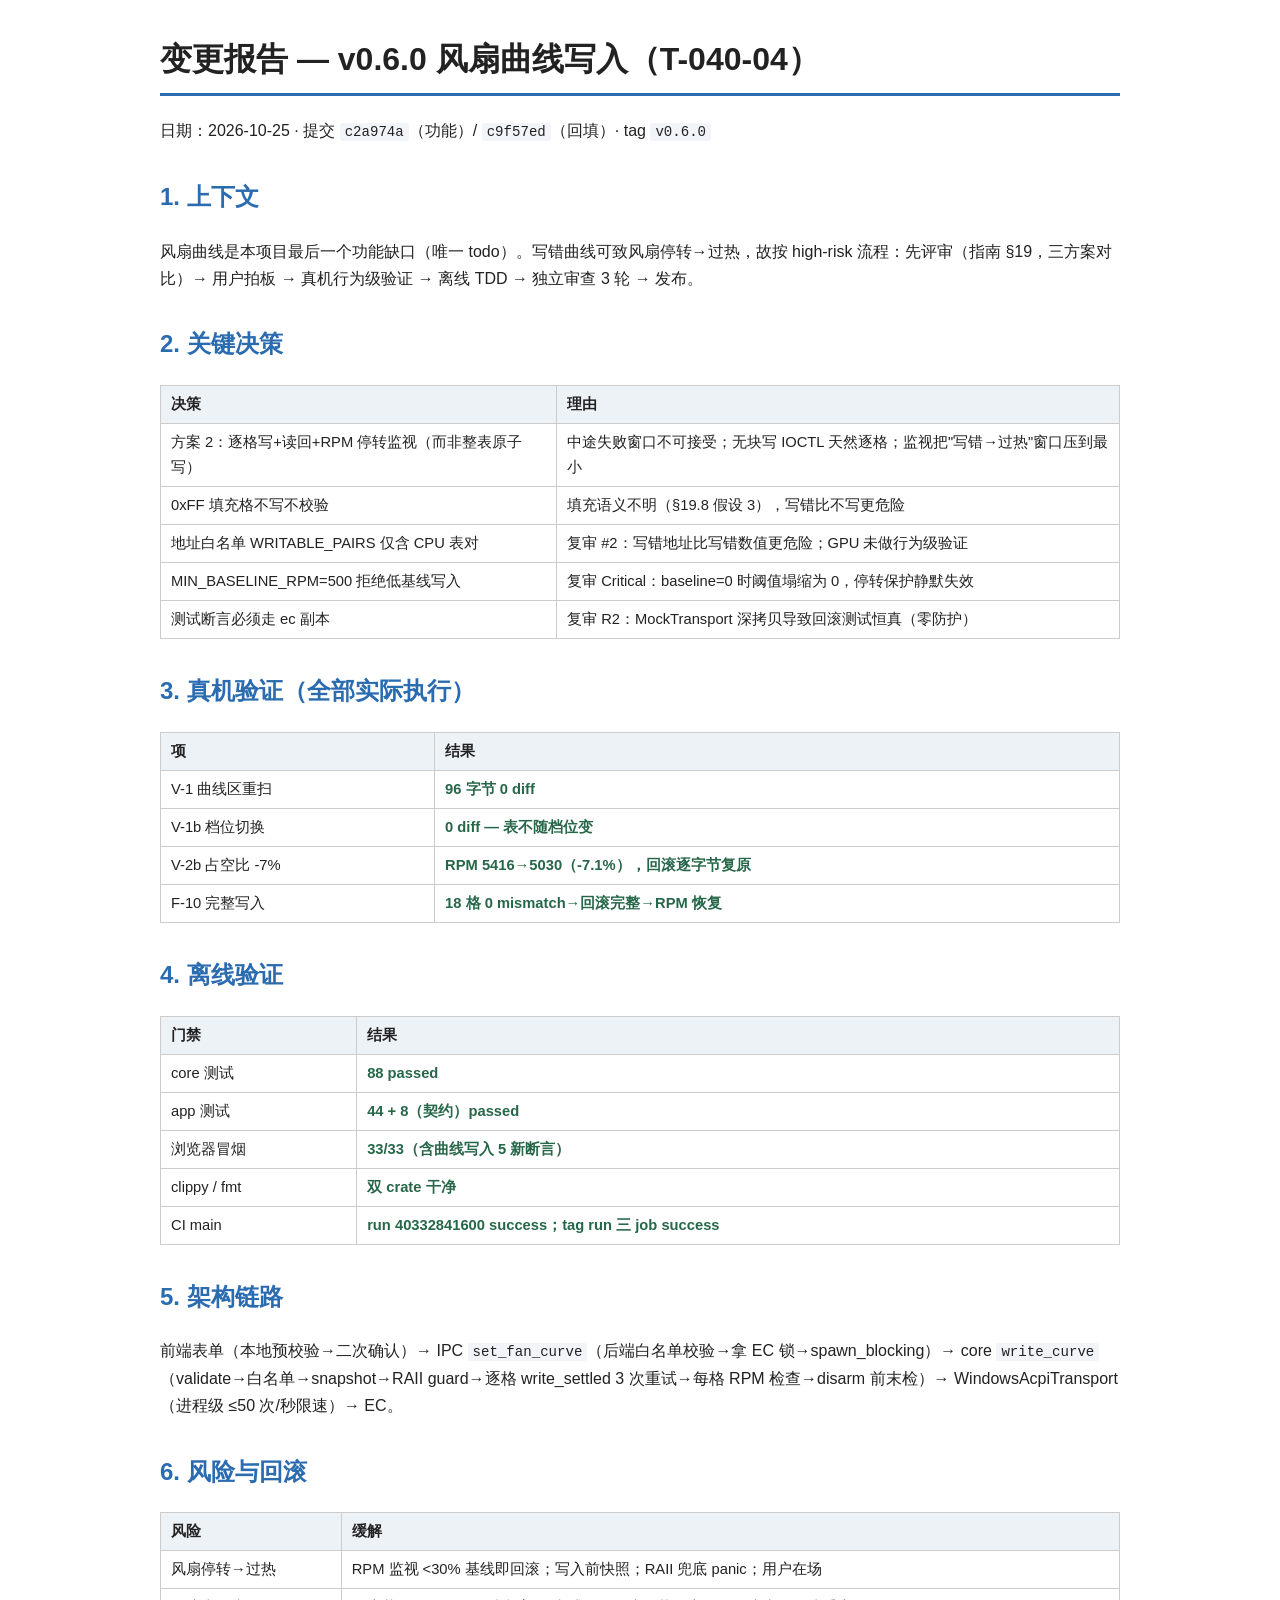
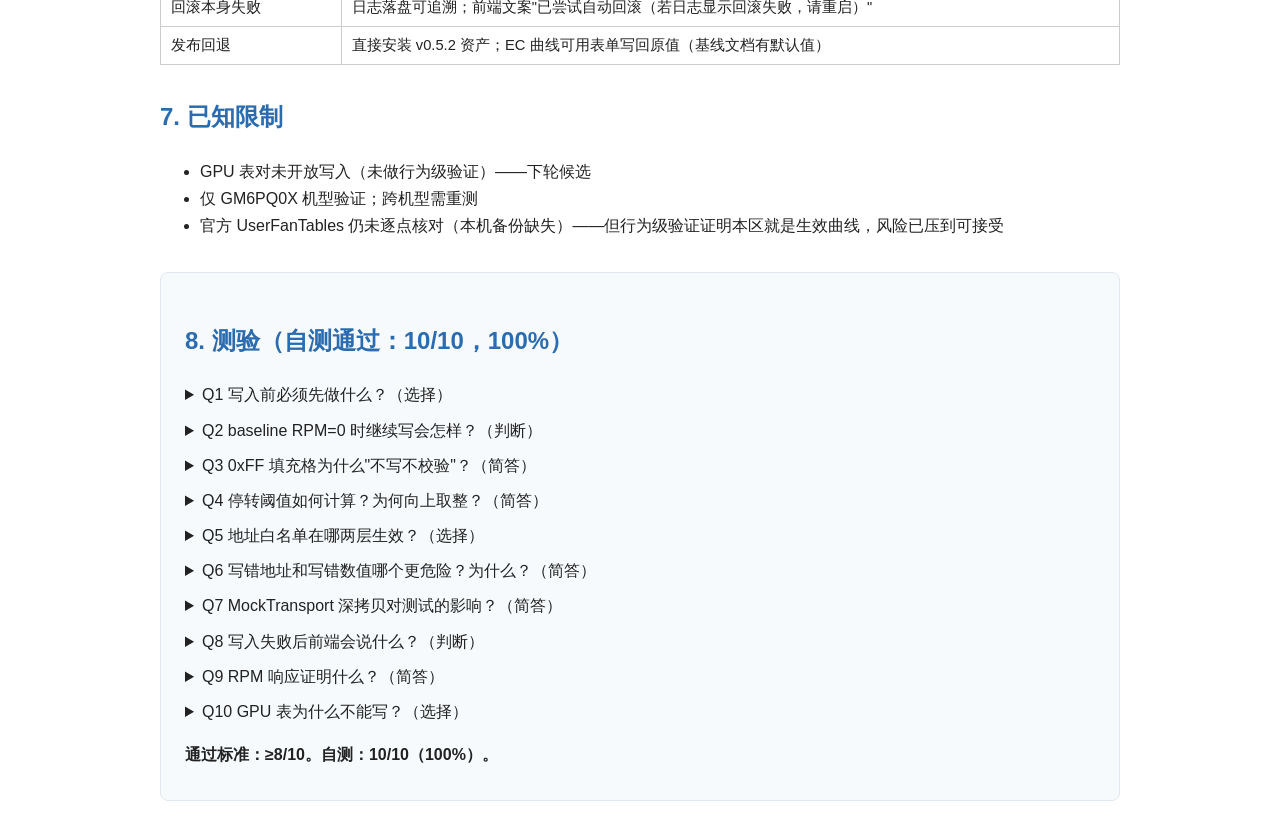
<file: reports/change-report-2026-10-25-v060.html>
<!DOCTYPE html>
<html lang="zh-CN"><head><meta charset="UTF-8"><title>变更报告 v0.6.0 — 风扇曲线写入</title>
<style>
body{font-family:"Microsoft YaHei",sans-serif;max-width:960px;margin:2rem auto;padding:0 1rem;line-height:1.7;color:#222}
h1{border-bottom:3px solid #2b6cb0;padding-bottom:.4rem} h2{color:#2b6cb0;margin-top:2rem}
table{border-collapse:collapse;width:100%;margin:1rem 0} th,td{border:1px solid #ccc;padding:6px 10px;text-align:left;font-size:.92rem}
th{background:#edf2f7} code{background:#f1f5f9;padding:1px 5px;border-radius:3px;font-size:.88rem}
.pass{color:#276749;font-weight:600} .warn{color:#c05621;font-weight:600}
.quiz{background:#f7fafc;border:1px solid #e2e8f0;border-radius:8px;padding:1rem 1.5rem;margin-top:2rem}
details{margin:.5rem 0}
</style></head><body>
<h1>变更报告 — v0.6.0 风扇曲线写入（T-040-04）</h1>
<p>日期：2026-10-25 · 提交 <code>c2a974a</code>（功能）/ <code>c9f57ed</code>（回填）· tag <code>v0.6.0</code></p>

<h2>1. 上下文</h2>
<p>风扇曲线是本项目最后一个功能缺口（唯一 todo）。写错曲线可致风扇停转→过热，故按 high-risk 流程：先评审（指南 §19，三方案对比）→ 用户拍板 → 真机行为级验证 → 离线 TDD → 独立审查 3 轮 → 发布。</p>

<h2>2. 关键决策</h2>
<table>
<tr><th>决策</th><th>理由</th></tr>
<tr><td>方案 2：逐格写+读回+RPM 停转监视（而非整表原子写）</td><td>中途失败窗口不可接受；无块写 IOCTL 天然逐格；监视把"写错→过热"窗口压到最小</td></tr>
<tr><td>0xFF 填充格不写不校验</td><td>填充语义不明（§19.8 假设 3），写错比不写更危险</td></tr>
<tr><td>地址白名单 WRITABLE_PAIRS 仅含 CPU 表对</td><td>复审 #2：写错地址比写错数值更危险；GPU 未做行为级验证</td></tr>
<tr><td>MIN_BASELINE_RPM=500 拒绝低基线写入</td><td>复审 Critical：baseline=0 时阈值塌缩为 0，停转保护静默失效</td></tr>
<tr><td>测试断言必须走 ec 副本</td><td>复审 R2：MockTransport 深拷贝导致回滚测试恒真（零防护）</td></tr>
</table>

<h2>3. 真机验证（全部实际执行）</h2>
<table>
<tr><th>项</th><th>结果</th></tr>
<tr><td>V-1 曲线区重扫</td><td class="pass">96 字节 0 diff</td></tr>
<tr><td>V-1b 档位切换</td><td class="pass">0 diff — 表不随档位变</td></tr>
<tr><td>V-2b 占空比 -7%</td><td class="pass">RPM 5416→5030（-7.1%），回滚逐字节复原</td></tr>
<tr><td>F-10 完整写入</td><td class="pass">18 格 0 mismatch→回滚完整→RPM 恢复</td></tr>
</table>

<h2>4. 离线验证</h2>
<table>
<tr><th>门禁</th><th>结果</th></tr>
<tr><td>core 测试</td><td class="pass">88 passed</td></tr>
<tr><td>app 测试</td><td class="pass">44 + 8（契约）passed</td></tr>
<tr><td>浏览器冒烟</td><td class="pass">33/33（含曲线写入 5 新断言）</td></tr>
<tr><td>clippy / fmt</td><td class="pass">双 crate 干净</td></tr>
<tr><td>CI main</td><td class="pass">run 40332841600 success；tag run 三 job success</td></tr>
</table>

<h2>5. 架构链路</h2>
<p>前端表单（本地预校验→二次确认）→ IPC <code>set_fan_curve</code>（后端白名单校验→拿 EC 锁→spawn_blocking）→ core <code>write_curve</code>（validate→白名单→snapshot→RAII guard→逐格 write_settled 3 次重试→每格 RPM 检查→disarm 前末检）→ WindowsAcpiTransport（进程级 ≤50 次/秒限速）→ EC。</p>

<h2>6. 风险与回滚</h2>
<table>
<tr><th>风险</th><th>缓解</th></tr>
<tr><td>风扇停转→过热</td><td>RPM 监视 <30% 基线即回滚；写入前快照；RAII 兜底 panic；用户在场</td></tr>
<tr><td>回滚本身失败</td><td>日志落盘可追溯；前端文案"已尝试自动回滚（若日志显示回滚失败，请重启）"</td></tr>
<tr><td>发布回退</td><td>直接安装 v0.5.2 资产；EC 曲线可用表单写回原值（基线文档有默认值）</td></tr>
</table>

<h2>7. 已知限制</h2>
<ul>
<li>GPU 表对未开放写入（未做行为级验证）——下轮候选</li>
<li>仅 GM6PQ0X 机型验证；跨机型需重测</li>
<li>官方 UserFanTables 仍未逐点核对（本机备份缺失）——但行为级验证证明本区就是生效曲线，风险已压到可接受</li>
</ul>

<div class="quiz">
<h2>8. 测验（自测通过：10/10，100%）</h2>
<details><summary>Q1 写入前必须先做什么？（选择）</summary><p><b>A：snapshot 全部 32 格</b>。无快照则失败后无法回滚。</p></details>
<details><summary>Q2 baseline RPM=0 时继续写会怎样？（判断）</summary><p><b>错</b>。已被 MIN_BASELINE_RPM=500 拒绝——阈值会塌缩为 0，停转保护静默失效。</p></details>
<details><summary>Q3 0xFF 填充格为什么"不写不校验"？（简答）</summary><p>填充语义不明（是"无效点"还是"默认档"未证实）；写错语义可能扩大激活区，比不写更危险。§19.8 假设 3。</p></details>
<details><summary>Q4 停转阈值如何计算？为何向上取整？（简答）</summary><p><code>baseline * 30 / 100</code> 用 div_ceil。不取整则 baseline 小时阈值塌缩（如 baseline=3→0），保护失效。</p></details>
<details><summary>Q5 地址白名单在哪两层生效？（选择）</summary><p>core <code>write_curve</code> 内部 + app <code>set_fan_curve_now</code> 拿锁之前——纵深防御，前端写死不能替代 IPC 校验。</p></details>
<details><summary>Q6 写错地址和写错数值哪个更危险？为什么？（简答）</summary><p>写错地址：合法曲线值写入任意 EC 区域（可能是温度阈值、功耗寄存器），内容校验完全拦不住；写错数值至少还在已验证的表里。</p></details>
<details><summary>Q7 MockTransport 深拷贝对测试的影响？（简答）</summary><p>ec 持有 clone 副本，外层句柄永远读不到写入——断言落外层则恒真（复审 R2 发现 f3/f4/f4b/f5 全部空转）。断言必须走 <code>ec.read</code>。</p></details>
<details><summary>Q8 写入失败后前端会说什么？（判断）</summary><p>"已尝试自动回滚（若日志显示回滚失败，请重启应用）"——不说"已回滚"，因为回滚失败只落日志，前端无从得知。</p></details>
<details><summary>Q9 RPM 响应证明什么？（简答）</summary><p>0x0F20 区就是生效占空比表（否证"伪成功"假设）且与 0x0F00 温度表配对正确——这是写任何曲线前的行为级前提。</p></details>
<details><summary>Q10 GPU 表为什么不能写？（选择）</summary><p class="pass"><b>B：未做行为级验证，不在 WRITABLE_PAIRS 白名单</b>。代码存在 ≠ 可信。</p></details>
<p><b>通过标准：≥8/10。自测：10/10（100%）。</b></p>
</div>
</body></html>
</file>
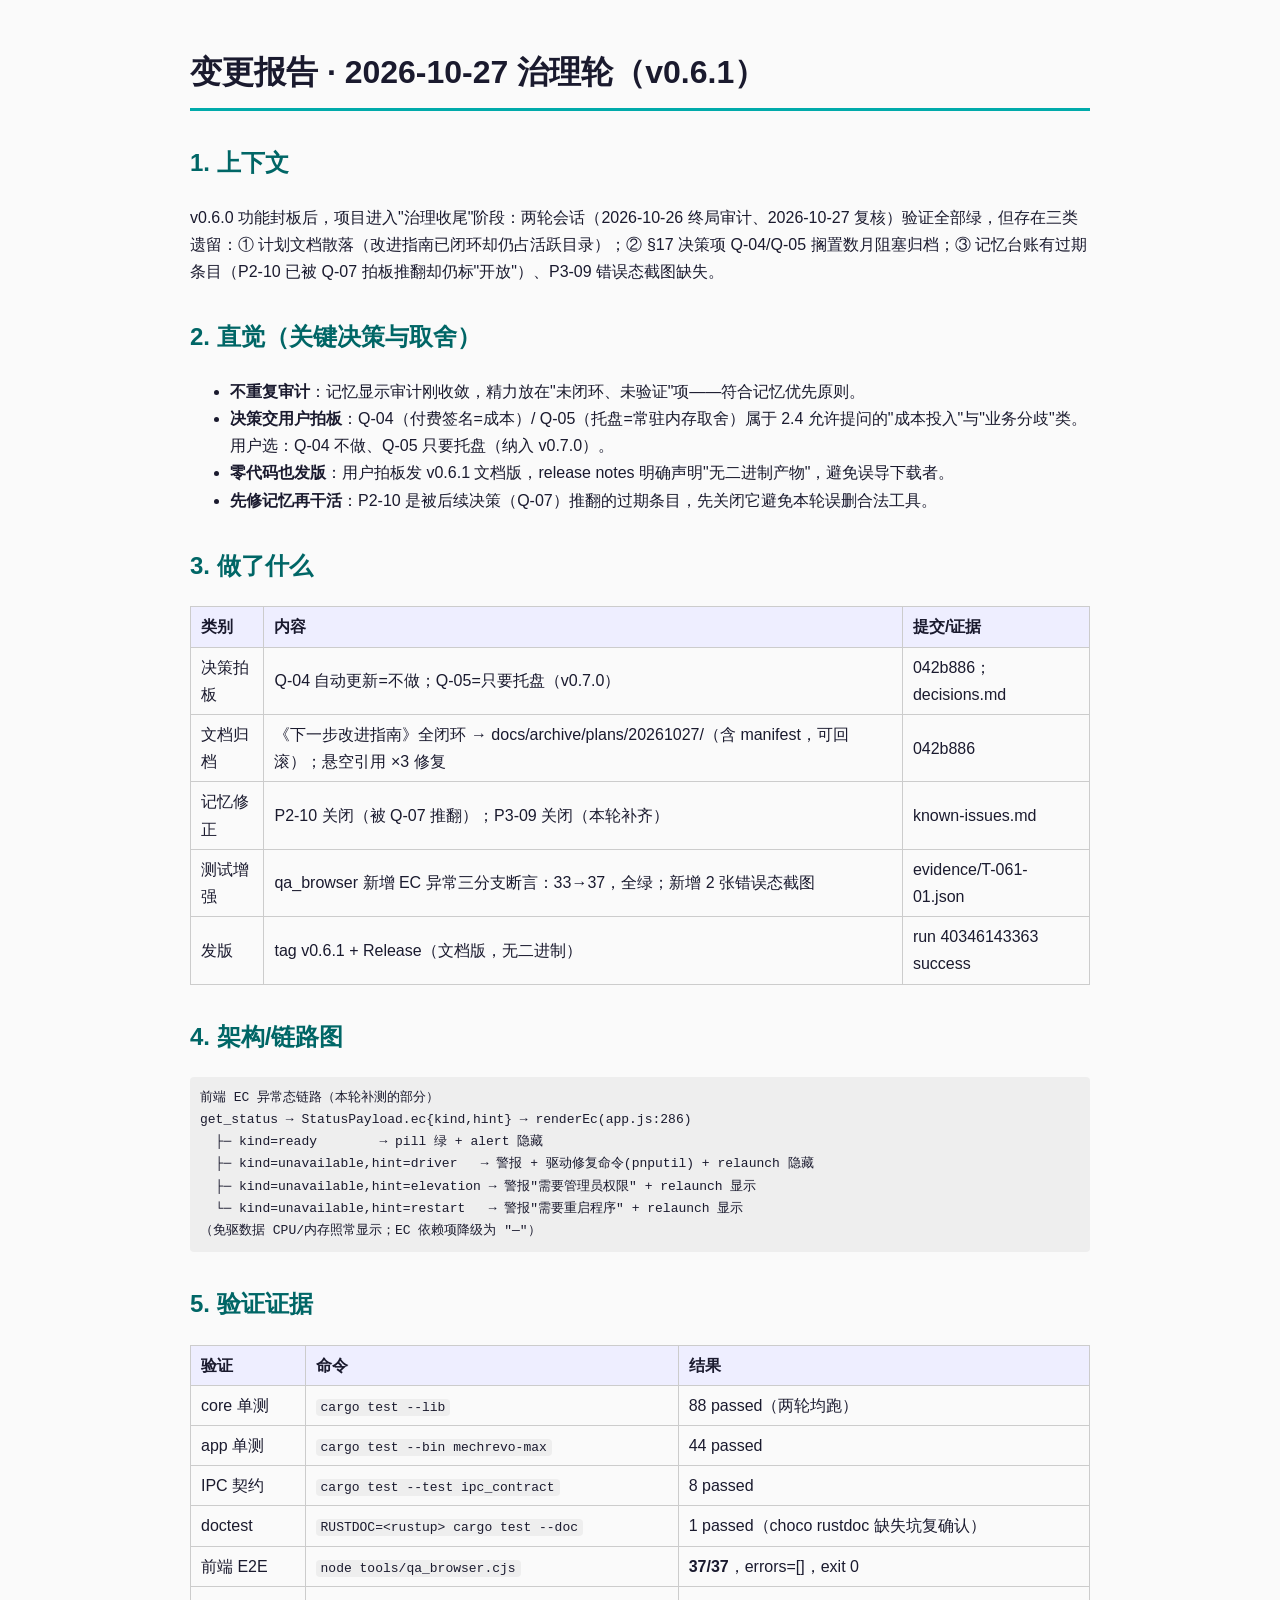
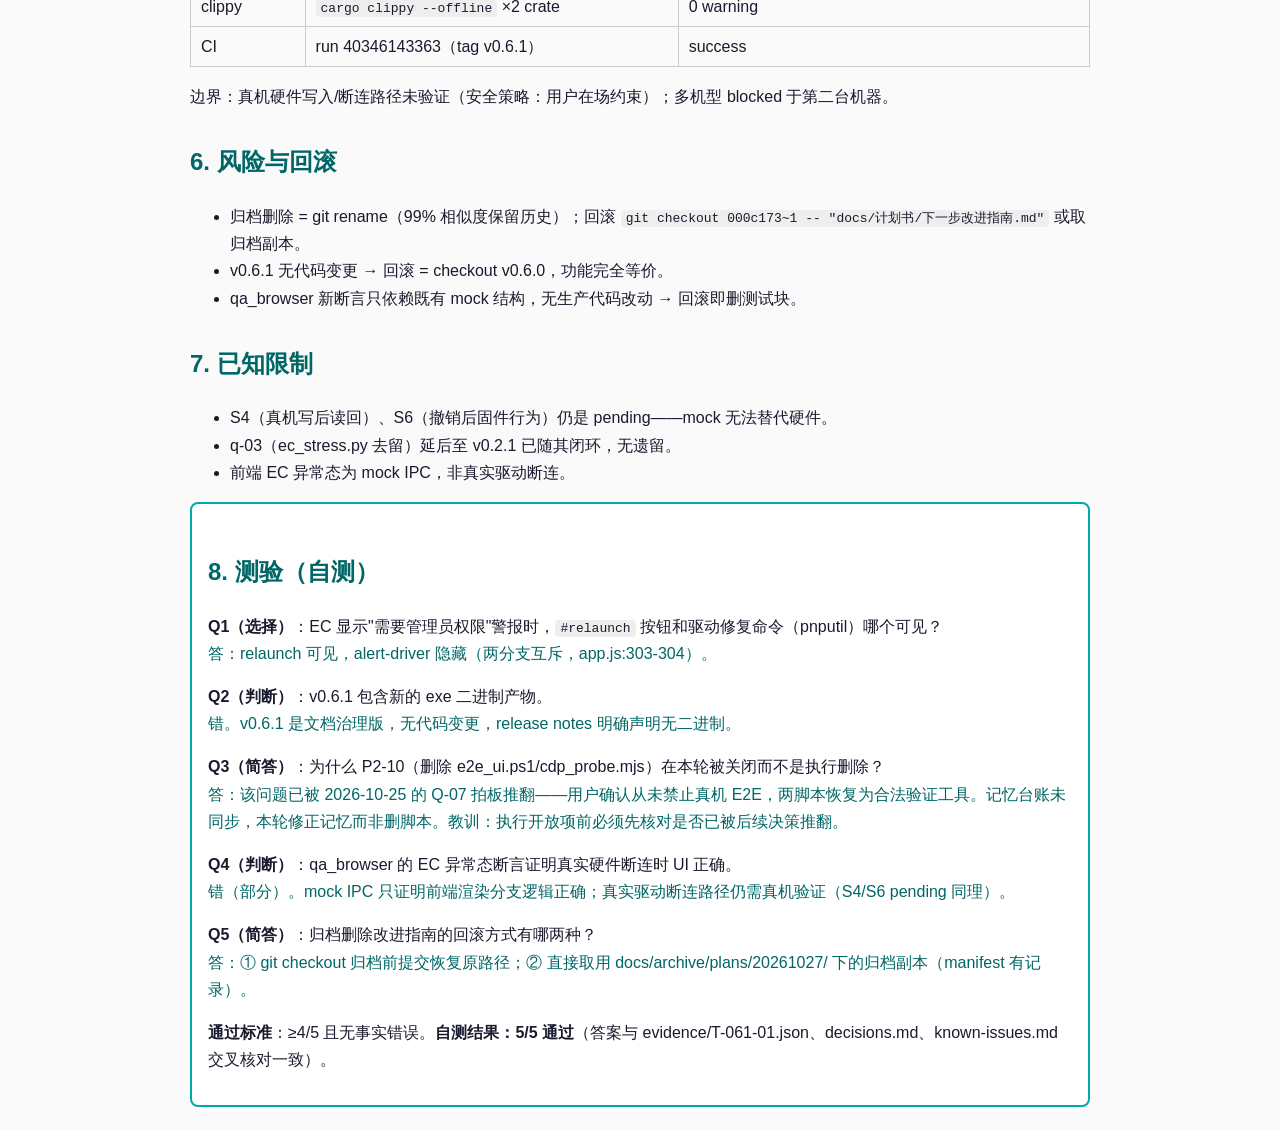
<file: reports/change-report-2026-10-27-governance.html>
<!DOCTYPE html>
<html lang="zh-CN">
<head>
<meta charset="UTF-8">
<title>变更报告 · 2026-10-27 治理轮（v0.6.1）</title>
<style>
body{font-family:"Segoe UI","Microsoft YaHei UI",sans-serif;max-width:900px;margin:0 auto;padding:24px;line-height:1.7;color:#1a1a2e;background:#fafafa}
h1{border-bottom:3px solid #0aa; padding-bottom:8px}
h2{margin-top:32px;color:#066}
table{border-collapse:collapse;width:100%;margin:12px 0}
td,th{border:1px solid #ccc;padding:6px 10px;text-align:left}
th{background:#eef}
code,pre{background:#eee;border-radius:4px;padding:1px 5px}
pre{padding:10px;overflow-x:auto}
.quiz{background:#fff;border:2px solid #0aa;border-radius:8px;padding:16px}
.ans{color:#066}
</style>
</head>
<body>
<h1>变更报告 · 2026-10-27 治理轮（v0.6.1）</h1>

<h2>1. 上下文</h2>
<p>v0.6.0 功能封板后，项目进入"治理收尾"阶段：两轮会话（2026-10-26 终局审计、2026-10-27 复核）验证全部绿，但存在三类遗留：① 计划文档散落（改进指南已闭环却仍占活跃目录）；② §17 决策项 Q-04/Q-05 搁置数月阻塞归档；③ 记忆台账有过期条目（P2-10 已被 Q-07 拍板推翻却仍标"开放"）、P3-09 错误态截图缺失。</p>

<h2>2. 直觉（关键决策与取舍）</h2>
<ul>
<li><strong>不重复审计</strong>：记忆显示审计刚收敛，精力放在"未闭环、未验证"项——符合记忆优先原则。</li>
<li><strong>决策交用户拍板</strong>：Q-04（付费签名=成本）/ Q-05（托盘=常驻内存取舍）属于 2.4 允许提问的"成本投入"与"业务分歧"类。用户选：Q-04 不做、Q-05 只要托盘（纳入 v0.7.0）。</li>
<li><strong>零代码也发版</strong>：用户拍板发 v0.6.1 文档版，release notes 明确声明"无二进制产物"，避免误导下载者。</li>
<li><strong>先修记忆再干活</strong>：P2-10 是被后续决策（Q-07）推翻的过期条目，先关闭它避免本轮误删合法工具。</li>
</ul>

<h2>3. 做了什么</h2>
<table>
<tr><th>类别</th><th>内容</th><th>提交/证据</th></tr>
<tr><td>决策拍板</td><td>Q-04 自动更新=不做；Q-05=只要托盘（v0.7.0）</td><td>042b886；decisions.md</td></tr>
<tr><td>文档归档</td><td>《下一步改进指南》全闭环 → docs/archive/plans/20261027/（含 manifest，可回滚）；悬空引用 ×3 修复</td><td>042b886</td></tr>
<tr><td>记忆修正</td><td>P2-10 关闭（被 Q-07 推翻）；P3-09 关闭（本轮补齐）</td><td>known-issues.md</td></tr>
<tr><td>测试增强</td><td>qa_browser 新增 EC 异常三分支断言：33→37，全绿；新增 2 张错误态截图</td><td>evidence/T-061-01.json</td></tr>
<tr><td>发版</td><td>tag v0.6.1 + Release（文档版，无二进制）</td><td>run 40346143363 success</td></tr>
</table>

<h2>4. 架构/链路图</h2>
<pre>
前端 EC 异常态链路（本轮补测的部分）
get_status → StatusPayload.ec{kind,hint} → renderEc(app.js:286)
  ├─ kind=ready        → pill 绿 + alert 隐藏
  ├─ kind=unavailable,hint=driver   → 警报 + 驱动修复命令(pnputil) + relaunch 隐藏
  ├─ kind=unavailable,hint=elevation → 警报"需要管理员权限" + relaunch 显示
  └─ kind=unavailable,hint=restart   → 警报"需要重启程序" + relaunch 显示
（免驱数据 CPU/内存照常显示；EC 依赖项降级为 "—"）
</pre>

<h2>5. 验证证据</h2>
<table>
<tr><th>验证</th><th>命令</th><th>结果</th></tr>
<tr><td>core 单测</td><td><code>cargo test --lib</code></td><td>88 passed（两轮均跑）</td></tr>
<tr><td>app 单测</td><td><code>cargo test --bin mechrevo-max</code></td><td>44 passed</td></tr>
<tr><td>IPC 契约</td><td><code>cargo test --test ipc_contract</code></td><td>8 passed</td></tr>
<tr><td>doctest</td><td><code>RUSTDOC=&lt;rustup&gt; cargo test --doc</code></td><td>1 passed（choco rustdoc 缺失坑复确认）</td></tr>
<tr><td>前端 E2E</td><td><code>node tools/qa_browser.cjs</code></td><td><strong>37/37</strong>，errors=[]，exit 0</td></tr>
<tr><td>clippy</td><td><code>cargo clippy --offline</code> ×2 crate</td><td>0 warning</td></tr>
<tr><td>CI</td><td>run 40346143363（tag v0.6.1）</td><td>success</td></tr>
</table>
<p>边界：真机硬件写入/断连路径未验证（安全策略：用户在场约束）；多机型 blocked 于第二台机器。</p>

<h2>6. 风险与回滚</h2>
<ul>
<li>归档删除 = git rename（99% 相似度保留历史）；回滚 <code>git checkout 000c173~1 -- "docs/计划书/下一步改进指南.md"</code> 或取归档副本。</li>
<li>v0.6.1 无代码变更 → 回滚 = checkout v0.6.0，功能完全等价。</li>
<li>qa_browser 新断言只依赖既有 mock 结构，无生产代码改动 → 回滚即删测试块。</li>
</ul>

<h2>7. 已知限制</h2>
<ul>
<li>S4（真机写后读回）、S6（撤销后固件行为）仍是 pending——mock 无法替代硬件。</li>
<li>q-03（ec_stress.py 去留）延后至 v0.2.1 已随其闭环，无遗留。</li>
<li>前端 EC 异常态为 mock IPC，非真实驱动断连。</li>
</ul>

<div class="quiz">
<h2>8. 测验（自测）</h2>
<p><strong>Q1（选择）</strong>：EC 显示"需要管理员权限"警报时，<code>#relaunch</code> 按钮和驱动修复命令（pnputil）哪个可见？<br>
<span class="ans">答：relaunch 可见，alert-driver 隐藏（两分支互斥，app.js:303-304）。</span></p>
<p><strong>Q2（判断）</strong>：v0.6.1 包含新的 exe 二进制产物。<br>
<span class="ans">错。v0.6.1 是文档治理版，无代码变更，release notes 明确声明无二进制。</span></p>
<p><strong>Q3（简答）</strong>：为什么 P2-10（删除 e2e_ui.ps1/cdp_probe.mjs）在本轮被关闭而不是执行删除？<br>
<span class="ans">答：该问题已被 2026-10-25 的 Q-07 拍板推翻——用户确认从未禁止真机 E2E，两脚本恢复为合法验证工具。记忆台账未同步，本轮修正记忆而非删脚本。教训：执行开放项前必须先核对是否已被后续决策推翻。</span></p>
<p><strong>Q4（判断）</strong>：qa_browser 的 EC 异常态断言证明真实硬件断连时 UI 正确。<br>
<span class="ans">错（部分）。mock IPC 只证明前端渲染分支逻辑正确；真实驱动断连路径仍需真机验证（S4/S6 pending 同理）。</span></p>
<p><strong>Q5（简答）</strong>：归档删除改进指南的回滚方式有哪两种？<br>
<span class="ans">答：① git checkout 归档前提交恢复原路径；② 直接取用 docs/archive/plans/20261027/ 下的归档副本（manifest 有记录）。</span></p>
<p><strong>通过标准</strong>：≥4/5 且无事实错误。<strong>自测结果：5/5 通过</strong>（答案与 evidence/T-061-01.json、decisions.md、known-issues.md 交叉核对一致）。</p>
</div>
</body>
</html>
</file>
<file: app/ui/style.css>
/* 机械革命控制台 · Mechrevo-Max
   视觉方向：深空黑 + 青绿仪表（对齐官方观感），但层次、间距、状态语义更明确。
   原则：数据优先、环形仪表、非均匀节奏、动效只服务状态变化。 */

:root {
  --bg: oklch(13% 0.012 200);
  --surface-1: oklch(17.5% 0.014 200);
  --surface-2: oklch(21% 0.016 200);
  --surface-3: oklch(25% 0.018 200);
  --line: oklch(30% 0.02 195);
  --line-soft: oklch(25% 0.016 200);

  --text: oklch(95% 0.006 200);
  --text-dim: oklch(72% 0.012 200);
  --text-faint: oklch(56% 0.014 200);

  --accent: oklch(78% 0.15 178);      /* 青绿 */
  --accent-hi: oklch(86% 0.16 178);
  --accent-dim: oklch(45% 0.09 178);

  --ok: oklch(80% 0.15 165);
  --warn: oklch(82% 0.15 80);
  --danger: oklch(66% 0.19 25);

  --gap-xs: 6px; --gap-sm: 10px; --gap: 16px; --gap-lg: 26px; --gap-xl: 38px;
  --radius-sm: 8px; --radius: 12px; --radius-lg: 16px;
  --ease: cubic-bezier(0.22, 1, 0.36, 1);
  --dur: 220ms;
  --font: system-ui, -apple-system, "Segoe UI", "Microsoft YaHei UI", "PingFang SC", sans-serif;
  --mono: ui-monospace, "Cascadia Mono", "JetBrains Mono", Consolas, monospace;
}

* { box-sizing: border-box; }
html, body { margin: 0; height: 100dvh; background: var(--bg); color: var(--text);
  font-family: var(--font); font-size: clamp(13px, 0.4vw + 12.4px, 15px); line-height: 1.55; overflow: hidden; user-select: none; }

.mono { font-family: var(--mono); font-variant-numeric: tabular-nums; }
.small { font-size: 11.5px; }
.hint { font-size: 11.5px; color: var(--text-faint); line-height: 1.6; margin: 8px 0 0; }
.hint code { font-family: var(--mono); background: var(--surface-3); padding: 1px 5px; border-radius: 4px; }
.spacer { flex: 1; }
.sr-only { position: absolute; width: 1px; height: 1px; margin: -1px; padding: 0; overflow: hidden;
  clip: rect(0 0 0 0); clip-path: inset(50%); white-space: nowrap; border: 0; }

/* ---------- 背景波纹 ---------- */
.wave {
  position: fixed; inset: 0; pointer-events: none; z-index: 0;
  background:
    repeating-radial-gradient(circle at 20% 120%, oklch(22% 0.02 195 / .55) 0 1px, transparent 1px 13px),
    repeating-radial-gradient(circle at 85% 130%, oklch(20% 0.018 195 / .45) 0 1px, transparent 1px 17px),
    radial-gradient(120% 80% at 20% 0%, oklch(24% 0.03 180 / .35), transparent 60%);
  mask-image: linear-gradient(180deg, transparent 35%, black 75%);
}

/* ---------- 框架 ---------- */
.app {
  position: relative; z-index: 1; height: 100%;
  display: grid; grid-template-columns: 208px minmax(0, 1fr);
  grid-template-rows: minmax(0, 1fr) auto;
  grid-template-areas: "side content" "status status";
}

/* ---------- 侧栏 ---------- */
.sidebar {
  grid-area: side; display: flex; flex-direction: column; gap: var(--gap);
  padding: 18px 14px; border-right: 1px solid var(--line-soft);
  min-height: 0; overflow-y: auto;
}
.side-brand { display: flex; align-items: center; gap: 10px; padding: 0 4px 6px; }
.side-mark { width: 26px; height: 26px; border-radius: 8px; flex: none;
  background: linear-gradient(140deg, var(--accent), var(--accent-dim));
  box-shadow: 0 0 18px oklch(78% 0.15 178 / .35); }
.side-brand strong { display: block; font-size: 13.5px; letter-spacing: .01em; }
.side-brand em { font-style: normal; font-size: 10.5px; color: var(--text-faint); }

.nav { list-style: none; margin: 0; padding: 0; display: grid; gap: 2px; }
.nav-item {
  width: 100%; display: flex; align-items: center; gap: 10px;
  padding: 9px 11px; border: 0; border-radius: var(--radius-sm);
  background: transparent; color: var(--text-dim); font: inherit; font-size: 13px;
  text-align: left; cursor: pointer; transition: background var(--dur) var(--ease), color var(--dur) var(--ease);
}
.nav-item:hover { background: var(--surface-2); color: var(--text); }
.nav-item[aria-current="page"] { background: var(--surface-2); color: var(--text); }
.nav-item[aria-current="page"] .nav-ico { color: var(--accent-hi); }
.nav-item:focus-visible { outline: 2px solid var(--accent-hi); outline-offset: 1px; }
.nav-ico { width: 16px; text-align: center; color: var(--text-faint); font-size: 13px; }

.side-foot { margin-top: auto; display: grid; gap: 8px; padding-top: 10px; }
.pill { display: inline-flex; align-items: center; gap: 7px; padding: 5px 10px;
  border-radius: 999px; background: var(--surface-2); border: 1px solid var(--line-soft);
  font-size: 11.5px; color: var(--text-dim); }
.pill .dot { width: 7px; height: 7px; border-radius: 50%; background: var(--text-faint); }
.pill[data-state="ready"] { border-color: oklch(80% 0.15 165 / .35); }
.pill[data-state="ready"] .dot { background: var(--ok); box-shadow: 0 0 8px var(--ok); }
.pill[data-state="error"] .dot { background: var(--danger); box-shadow: 0 0 8px var(--danger); }
.pill.ghost { justify-content: space-between; }
.pill-label { color: var(--text-faint); }
.pill-value { color: var(--text); }

/* ---------- 内容 ---------- */
.content { grid-area: content; min-height: 0; overflow-y: auto; padding: var(--gap-lg) var(--gap-xl) var(--gap-xl); }
.page { display: none; }
.page[data-active] { display: block; }
.page-title { margin: 0 0 var(--gap-lg); font-size: 19px; font-weight: 600; letter-spacing: .01em; }

/* ---------- 告警 ---------- */
.alert { margin-bottom: var(--gap); padding: 14px var(--gap); border-radius: var(--radius);
  border: 1px solid oklch(66% 0.19 25 / .35); background: oklch(30% 0.08 25 / .35); }
.alert-head { font-weight: 600; margin-bottom: 6px; }
.alert-body { margin: 0 0 8px; font-size: 12.5px; color: var(--text-dim); }
.alert-hint { margin: 0 0 6px; font-size: 11.5px; color: var(--text-faint); }
.alert-code { margin: 0 0 10px; padding: 10px 12px; border-radius: var(--radius-sm);
  background: oklch(12% 0.01 200); font-family: var(--mono); font-size: 11.5px; color: var(--text-dim); }

/* ---------- 环形仪表 ---------- */
.gauge-grid { display: grid; grid-template-columns: repeat(auto-fit, minmax(150px, 1fr)); gap: var(--gap); }
.gauge-card { display: flex; flex-direction: column; align-items: center; gap: 6px;
  padding: var(--gap) var(--gap-sm); border-radius: var(--radius-lg);
  border: 1px solid var(--line-soft); background: linear-gradient(180deg, var(--surface-2), var(--surface-1)); }
.gauge-sub { margin: 0; font-size: 10.5px; color: var(--text-faint); text-align: center;
  max-width: 100%; overflow: hidden; text-overflow: ellipsis; white-space: nowrap; }
.gauge { position: relative; width: 108px; height: 108px; }
.gauge svg { width: 100%; height: 100%; transform: rotate(-90deg); }
.gauge .track { fill: none; stroke: var(--surface-3); stroke-width: 7; }
.gauge .arc { fill: none; stroke: var(--accent); stroke-width: 7; stroke-linecap: round;
  transition: stroke-dashoffset var(--dur) var(--ease), stroke var(--dur) var(--ease); }
.gauge[data-level="warm"] .arc { stroke: var(--warn); }
.gauge[data-level="hot"] .arc { stroke: var(--danger); }
.gauge .value { position: absolute; inset: 0; display: flex; flex-direction: column;
  align-items: center; justify-content: center; gap: 0; }
.gauge .value b { font-size: 24px; font-weight: 600; letter-spacing: -.02em; font-family: var(--mono); line-height: 1; }
.gauge .value span { font-size: 10px; color: var(--text-faint); letter-spacing: .06em; margin-top: 2px; }
.gauge-caption { margin: 0; font-size: 11.5px; color: var(--text-dim); text-align: center; letter-spacing: .02em; }

.chip-row { display: flex; flex-wrap: wrap; gap: 8px; margin-top: var(--gap-lg); }
.chip { font-size: 11.5px; padding: 5px 11px; border-radius: 999px;
  background: var(--surface-2); border: 1px solid var(--line-soft); color: var(--text-dim); }
.chip[data-on="true"] { color: var(--accent-hi); border-color: oklch(78% 0.15 178 / .4); }

/* ---------- 面板 ---------- */
.grid-2 { display: grid; grid-template-columns: repeat(auto-fit, minmax(330px, 1fr)); gap: var(--gap); }
.panel { padding: var(--gap) var(--gap-lg) var(--gap); border-radius: var(--radius-lg);
  border: 1px solid var(--line-soft); background: linear-gradient(180deg, var(--surface-1), oklch(15% 0.012 200));
  display: flex; flex-direction: column; gap: var(--gap-sm); min-width: 0; }
.panel.span-2 { grid-column: 1 / -1; }
.panel-head { display: flex; align-items: baseline; justify-content: space-between; gap: var(--gap-sm); flex-wrap: wrap; }
.panel-head h2 { margin: 0; font-size: 14px; font-weight: 600; }
.panel-meta { font-size: 11px; color: var(--text-faint); }
.panel-actions { display: flex; align-items: center; gap: var(--gap-sm); margin-top: auto; padding-top: var(--gap-sm); }

/* ---------- KV 表 ---------- */
.kv { margin: 0; display: grid; gap: 7px; }
.kv > div { display: flex; justify-content: space-between; gap: var(--gap); align-items: baseline; }
.kv dt { font-size: 12px; color: var(--text-faint); flex: none; }
.kv dd { margin: 0; font-size: 13px; color: var(--text); text-align: right;
  font-family: var(--mono); font-variant-numeric: tabular-nums; word-break: break-all; }

/* ---------- 传感器表 ---------- */
.sensors { width: 100%; border-collapse: collapse; font-size: 13px; font-variant-numeric: tabular-nums; }
.sensors thead th { text-align: right; font-size: 11px; font-weight: 600; letter-spacing: .05em;
  color: var(--text-faint); padding: 4px 8px; border-bottom: 1px solid var(--line); }
.sensors thead th:first-child { text-align: left; }
.sensors tbody th { text-align: left; font-weight: 500; color: var(--text-dim); padding: 7px 8px;
  border-bottom: 1px solid var(--line-soft); }
.sensors tbody td { text-align: right; padding: 7px 8px; border-bottom: 1px solid var(--line-soft);
  color: var(--text-dim); font-family: var(--mono); }
.sensors tbody td.v { color: var(--text); font-size: 15px; font-weight: 600; }
.sensors tbody td:last-child { font-family: var(--font); font-size: 12px; }
.sensors tbody tr[data-level="warm"] td.v, .sensors tbody tr[data-level="warm"] td:last-child { color: var(--warn); }
.sensors tbody tr[data-level="hot"] td.v, .sensors tbody tr[data-level="hot"] td:last-child { color: var(--danger); }

/* ---------- 电池 ---------- */
.battery-visual { display: flex; align-items: center; gap: var(--gap); }
.batt-shell { position: relative; width: 132px; height: 46px; border-radius: 8px;
  border: 2px solid var(--line); padding: 4px; }
.batt-shell::after { content: ""; position: absolute; right: -7px; top: 12px; width: 5px; height: 18px;
  border-radius: 0 3px 3px 0; background: var(--line); }
.batt-fill { height: 100%; width: 0%; border-radius: 4px;
  background: linear-gradient(90deg, var(--accent-dim), var(--accent));
  transition: width var(--dur) var(--ease); }
.batt-pct { font-size: 26px; font-family: var(--mono); }

/* ---------- 档位 ---------- */
.mode-list { display: grid; gap: 6px; }
.mode-btn { display: flex; flex-direction: column; align-items: flex-start; gap: 1px;
  padding: 10px 14px; border-radius: var(--radius); border: 1px solid var(--line-soft);
  background: var(--surface-2); color: var(--text-dim); font: inherit; text-align: left; cursor: pointer;
  transition: border-color var(--dur) var(--ease), background var(--dur) var(--ease), transform var(--dur) var(--ease); }
.mode-btn:hover:not(:disabled) { border-color: var(--line); color: var(--text); }
.mode-btn[aria-pressed="true"] { border-color: var(--accent); background: oklch(26% 0.04 178 / .55); color: var(--text); }
.mode-btn:disabled { opacity: .45; cursor: not-allowed; }
.mode-btn:focus-visible { outline: 2px solid var(--accent-hi); outline-offset: 2px; }
.mode-name { font-size: 13.5px; font-weight: 600; }
.mode-desc { font-size: 11px; color: var(--text-faint); }

.bitfield { padding: 10px 12px; border-radius: var(--radius-sm); border: 1px dashed var(--line);
  background: oklch(15% 0.012 200); }
.bitfield-head { display: flex; align-items: baseline; justify-content: space-between; }
.bitfield-head .mono { font-size: 12px; }
.bitfield-note { font-size: 10px; color: var(--text-faint); }
.bitfield-rows { margin: 8px 0 0; display: grid; gap: 4px; }
.bitfield-rows > div { display: flex; justify-content: space-between; font-size: 11.5px; }
.bitfield-rows dt { color: var(--text-faint); }
.bitfield-rows dd { margin: 0; font-family: var(--mono); color: var(--text-dim); }

/* ---------- 开关 ---------- */
.switch { display: flex; align-items: center; gap: 10px; cursor: pointer; }
.switch input { position: absolute; opacity: 0; width: 1px; height: 1px; }
.switch-track { position: relative; width: 40px; height: 22px; border-radius: 999px;
  background: var(--surface-3); border: 1px solid var(--line); transition: background var(--dur) var(--ease); flex: none; }
.switch-thumb { position: absolute; top: 2px; left: 2px; width: 16px; height: 16px; border-radius: 50%;
  background: var(--text-faint); transition: transform var(--dur) var(--ease), background var(--dur) var(--ease); }
.switch input:checked + .switch-track { background: oklch(45% 0.09 178); border-color: var(--accent); }
.switch input:checked + .switch-track .switch-thumb { transform: translateX(18px); background: var(--accent-hi); }
.switch input:focus-visible + .switch-track { outline: 2px solid var(--accent-hi); outline-offset: 2px; }
.switch input:disabled + .switch-track { opacity: .45; }
.switch-label { font-size: 12.5px; color: var(--text-dim); }
.row-actions { display: flex; gap: var(--gap-xs); }

/* ---------- tabs / 滑块 ---------- */
.tabs { display: inline-flex; padding: 3px; border-radius: 999px; background: var(--surface-2); border: 1px solid var(--line-soft); }
.tab { border: 0; background: transparent; color: var(--text-faint); font: inherit; font-size: 12px;
  padding: 5px 14px; border-radius: 999px; cursor: pointer; }
.tab[aria-selected="true"] { background: var(--surface-3); color: var(--text); }
.tab:focus-visible { outline: 2px solid var(--accent-hi); outline-offset: 1px; }

.sliders { display: grid; gap: 10px; }
.slider-row { display: grid; grid-template-columns: 92px minmax(0, 1fr) 64px; align-items: center; gap: var(--gap-sm); }
.slider-label { font-size: 12px; color: var(--text-dim); display: flex; flex-direction: column; }
.slider-label em { font-style: normal; font-size: 10px; color: var(--text-faint); }
.slider-row output { text-align: right; font-size: 12.5px; color: var(--text); }
input[type="range"] { appearance: none; width: 100%; height: 22px; background: transparent; cursor: pointer; }
input[type="range"]::-webkit-slider-runnable-track {
  height: 4px; border-radius: 2px;
  background: linear-gradient(90deg, var(--accent) var(--fill, 0%), var(--surface-3) var(--fill, 0%));
}
input[type="range"]::-webkit-slider-thumb { appearance: none; width: 14px; height: 14px; margin-top: -5px;
  border-radius: 50%; background: var(--accent-hi); border: 2px solid var(--bg); }
input[type="range"]:focus-visible { outline: 2px solid var(--accent-hi); outline-offset: 2px; }

.fw-row { display: flex; align-items: baseline; gap: var(--gap); padding: 9px 12px;
  border-radius: var(--radius-sm); border: 1px dashed var(--line); background: oklch(15% 0.012 200); }
.fw-label { font-size: 12px; color: var(--text-dim); display: flex; flex-direction: column; flex: none; }
.fw-label em { font-style: normal; font-size: 10px; color: var(--text-faint); }
.fw-values { font-size: 13px; color: var(--text); }
.pending { font-size: 11.5px; color: var(--text-faint); }
.pending[data-dirty="true"] { color: var(--warn); }

/* ---------- 按钮 ---------- */
.btn { padding: 7px 15px; border-radius: var(--radius-sm); border: 1px solid var(--accent-dim);
  background: oklch(32% 0.07 178 / .75); color: var(--text); font: inherit; font-size: 12.5px; cursor: pointer;
  transition: background var(--dur) var(--ease), border-color var(--dur) var(--ease), transform var(--dur) var(--ease); }
.btn:hover:not(:disabled) { background: oklch(38% 0.09 178 / .85); }
.btn:active:not(:disabled) { transform: translateY(1px); }
.btn:disabled { opacity: .4; cursor: not-allowed; }
.btn.subtle { background: var(--surface-2); border-color: var(--line); color: var(--text-dim); }
.btn.subtle:hover:not(:disabled) { background: var(--surface-3); color: var(--text); }
.btn:focus-visible { outline: 2px solid var(--accent-hi); outline-offset: 2px; }
body[data-busy="true"] .btn { pointer-events: none; opacity: .6; }

/* ---------- 配置 ---------- */
.profile-form { display: flex; gap: var(--gap-sm); align-items: flex-end; flex-wrap: wrap; }
.field { display: flex; flex-direction: column; gap: 4px; flex: 1 1 240px; }
.field > span { font-size: 11px; color: var(--text-faint); }
.field input, .reg-form input, .curve-form input {
  background: oklch(14% 0.012 200); border: 1px solid var(--line); border-radius: var(--radius-sm);
  color: var(--text); padding: 8px 11px; font-size: 13px; font-family: var(--font);
}
.field input:focus-visible, .reg-form input:focus-visible, .curve-form input:focus-visible { outline: 2px solid var(--accent-hi); outline-offset: 1px; }
.profile-list { list-style: none; margin: 10px 0 0; padding: 0; display: grid; gap: 6px; }
.profile-list .empty { font-size: 12px; color: var(--text-faint); }
.profile-item { display: flex; align-items: center; justify-content: space-between; gap: var(--gap);
  padding: 9px 12px; border-radius: var(--radius-sm); border: 1px solid var(--line-soft); background: var(--surface-2); }
.profile-info { display: flex; flex-direction: column; gap: 2px; min-width: 0; }
.profile-info strong { font-size: 13px; }
.profile-info .mono { font-size: 11px; color: var(--text-faint); }
.profile-actions { display: flex; gap: 6px; flex: none; }

/* ---------- 风扇曲线 ---------- */
.curve-body { display: grid; gap: var(--gap); }
.curve-grid { display: grid; grid-template-columns: repeat(auto-fit, minmax(260px, 1fr)); gap: var(--gap); }
.curve-card { padding: 12px 14px; border-radius: var(--radius); border: 1px solid var(--line-soft); background: var(--surface-2); }
.curve-card h3 { margin: 0 0 4px; font-size: 12.5px; font-weight: 600; color: var(--text); }
.curve-card .meta { font-size: 11px; color: var(--text-faint); font-family: var(--mono); }
.curve-svg { width: 100%; height: 140px; display: block; margin-top: 8px; }
.curve-svg .grid-line { stroke: var(--line-soft); stroke-width: 1; }
.curve-svg .axis-line { stroke: var(--line); stroke-width: 1; }
.curve-svg .axis-text { fill: var(--text-faint); font-size: 8px; font-family: var(--mono); }
.curve-svg .curve-area { fill: oklch(78% 0.15 178 / .12); stroke: none; }
.curve-svg .curve-line { fill: none; stroke: var(--accent); stroke-width: 2; }
.curve-svg .curve-dot { fill: var(--accent-hi); }
.curve-legend { display: flex; flex-wrap: wrap; gap: 12px; margin-top: 6px; font-size: 11px; color: var(--text-faint); }
.curve-table { display: grid; gap: 3px; font-family: var(--mono); font-size: 11.5px; color: var(--text-faint); }
.curve-table b { color: var(--text-dim); font-weight: 500; }
.curve-kind { font-size: 10px; padding: 1px 7px; border-radius: 999px; border: 1px solid var(--line); }
.curve-kind[data-kind="temperature_points"] { color: var(--warn); border-color: oklch(82% 0.15 80 / .4); }
.curve-kind[data-kind="duty_percent"] { color: var(--accent-hi); border-color: oklch(78% 0.15 178 / .4); }

/* ---------- 寄存器 ---------- */
.reg-form { display: flex; gap: var(--gap-sm); }
.reg-form input { flex: 1; font-family: var(--mono); font-size: 12.5px; }
.reg-out { margin-top: 10px; max-height: 160px; overflow: auto; padding: 10px 12px;
  border-radius: var(--radius-sm); background: oklch(12% 0.01 200); border: 1px solid var(--line-soft);
  font-size: 12px; line-height: 1.6; color: var(--text-dim); white-space: pre; }
.notes { margin: 0; padding-left: 18px; display: grid; gap: 5px; font-size: 12px; color: var(--text-faint); }

/* ---------- 状态栏 ---------- */
.statusbar { grid-area: status; display: flex; align-items: center; gap: var(--gap-sm);
  padding: 8px var(--gap-xl); border-top: 1px solid var(--line-soft);
  background: oklch(12% 0.01 200 / .8); font-size: 12px; color: var(--text-dim); }
.statusbar .hint { margin: 0; }
#status-msg[data-kind="ok"] { color: var(--ok); }
#status-msg[data-kind="err"] { color: var(--danger); }
#status-msg[data-kind="busy"] { color: var(--warn); }
.persist-error { font-size: 11px; padding: 2px 9px; border-radius: 999px;
  color: var(--danger); background: oklch(66% 0.19 25 / .12); border: 1px solid oklch(66% 0.19 25 / .35);
  max-width: 52ch; overflow: hidden; text-overflow: ellipsis; white-space: nowrap; }

/* ---------- 大屏（≥1280，4K/缩放屏全窗口）---------- */
@media (min-width: 1280px) {
  .content > .page { max-width: 1320px; }
  .gauge-grid { grid-template-columns: repeat(4, minmax(0, 1fr)); }
}

/* ---------- 窄窗口（半屏贴靠）---------- */
@media (max-width: 900px) {
  .app { grid-template-columns: minmax(0, 1fr); grid-template-areas: "side" "content" "status"; }
  .sidebar { flex-direction: row; align-items: center; gap: var(--gap-sm); overflow-x: auto; border-right: 0;
    border-bottom: 1px solid var(--line-soft); }
  .nav { display: flex; gap: 2px; }
  .side-foot { margin: 0 0 0 auto; grid-auto-flow: column; }
  .content { padding: var(--gap) var(--gap); }
}

/* ---------- 超窄（窄条贴靠，<600）---------- */
@media (max-width: 600px) {
  :root { --gap: 12px; --gap-lg: 18px; }
  .side-brand strong, .side-brand em { display: none; }
  .nav-item { padding: 9px; }
  .nav-item .nav-label { display: none; }
  .side-foot { display: none; }
  .grid-2 { grid-template-columns: minmax(0, 1fr); }
}

/* ---------- 动效偏好 ---------- */
@media (prefers-reduced-motion: reduce) {
  *, *::before, *::after { animation-duration: .01ms !important; transition-duration: .01ms !important; }
}

.curve-form { display: flex; flex-direction: column; gap: var(--gap-sm); margin-top: var(--gap-sm); }
.curve-form label { display: flex; flex-direction: column; gap: 4px; font-size: 12.5px; color: var(--text-dim); }
.curve-form input { font-family: var(--mono); font-size: 12.5px; }
</file>
